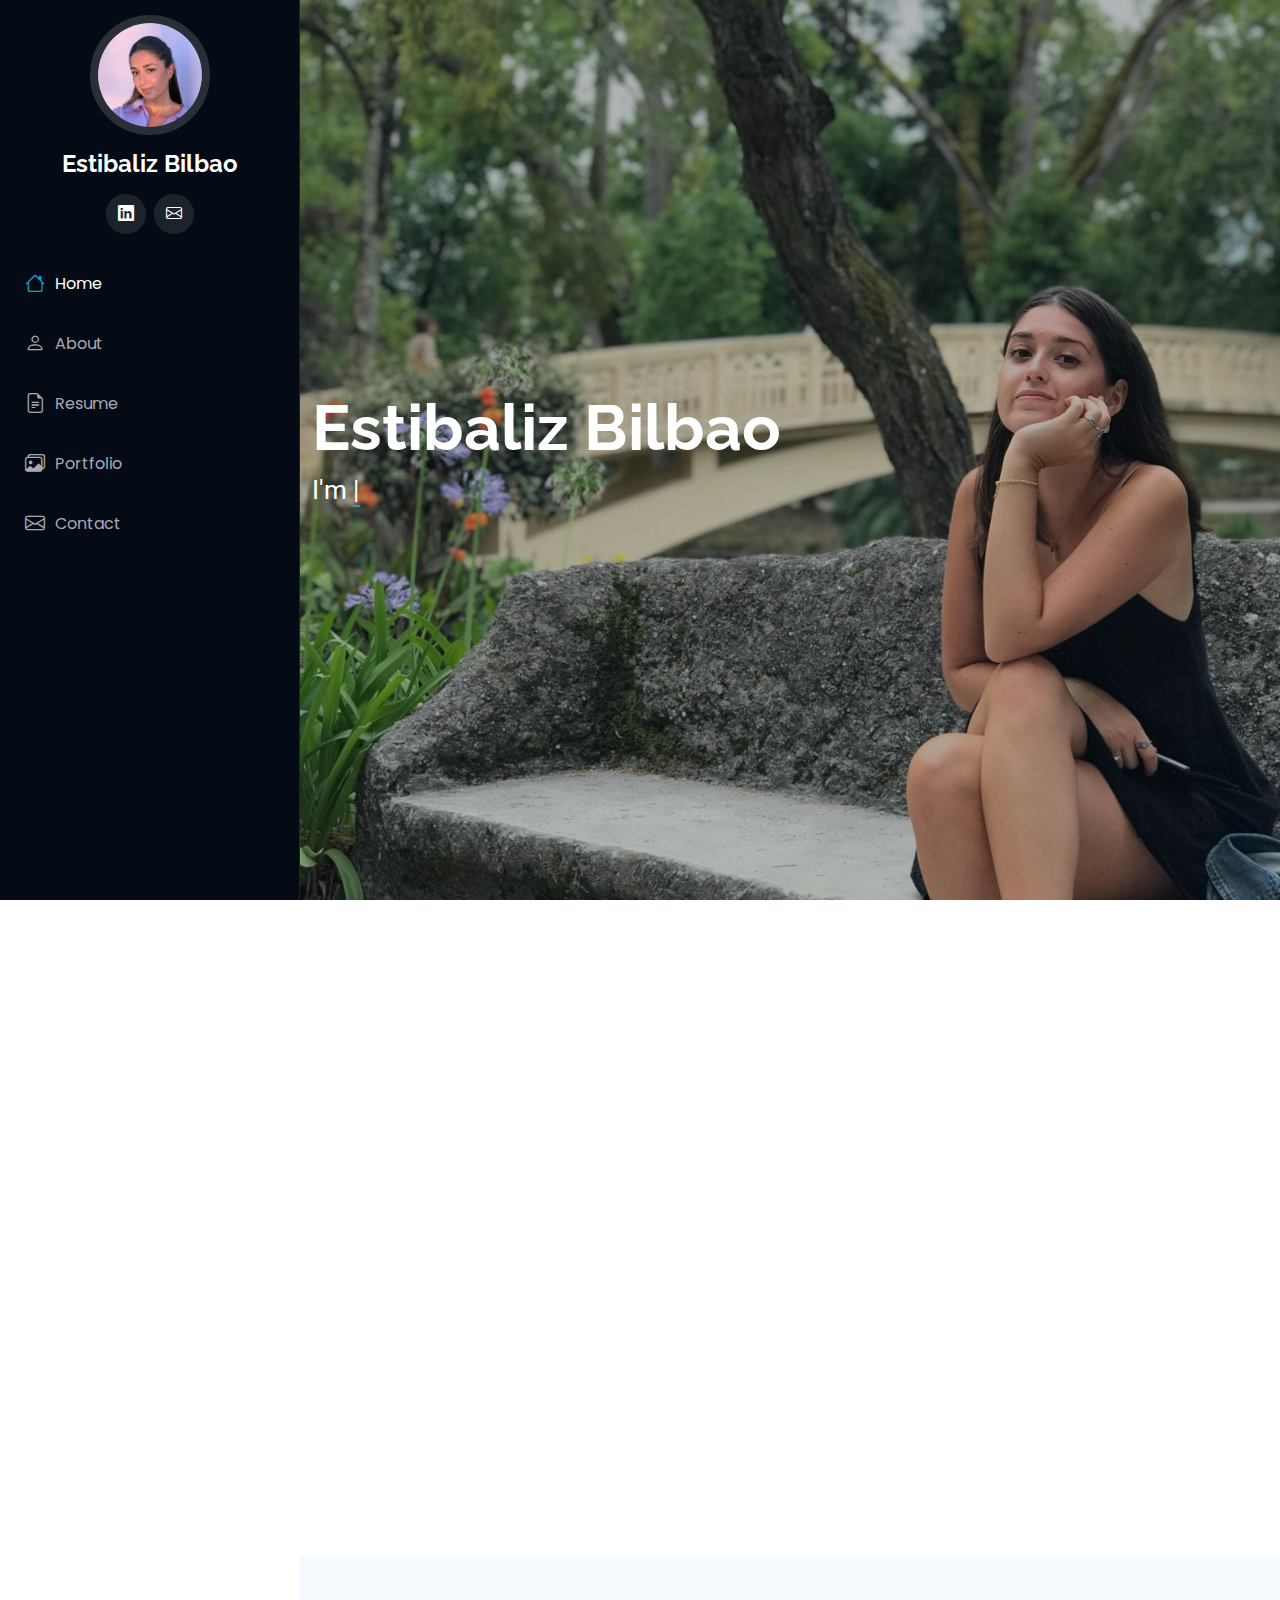
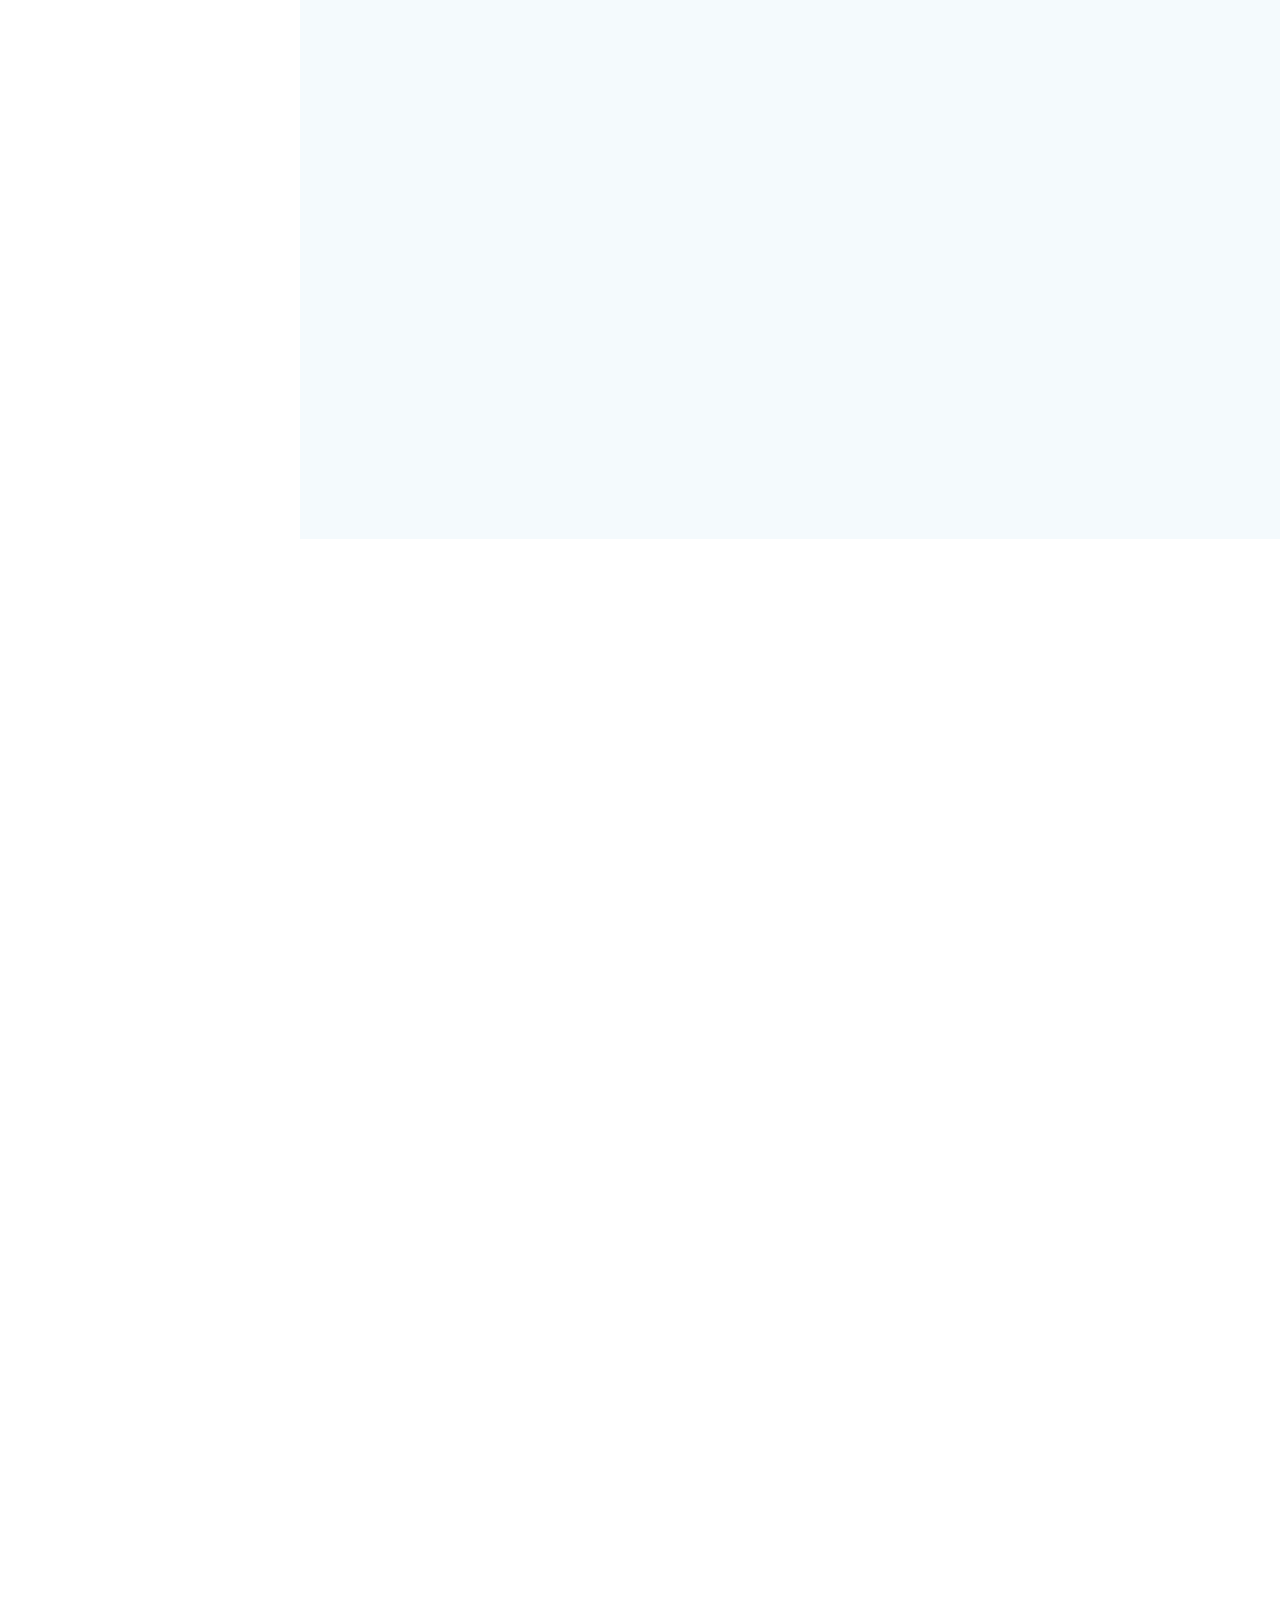
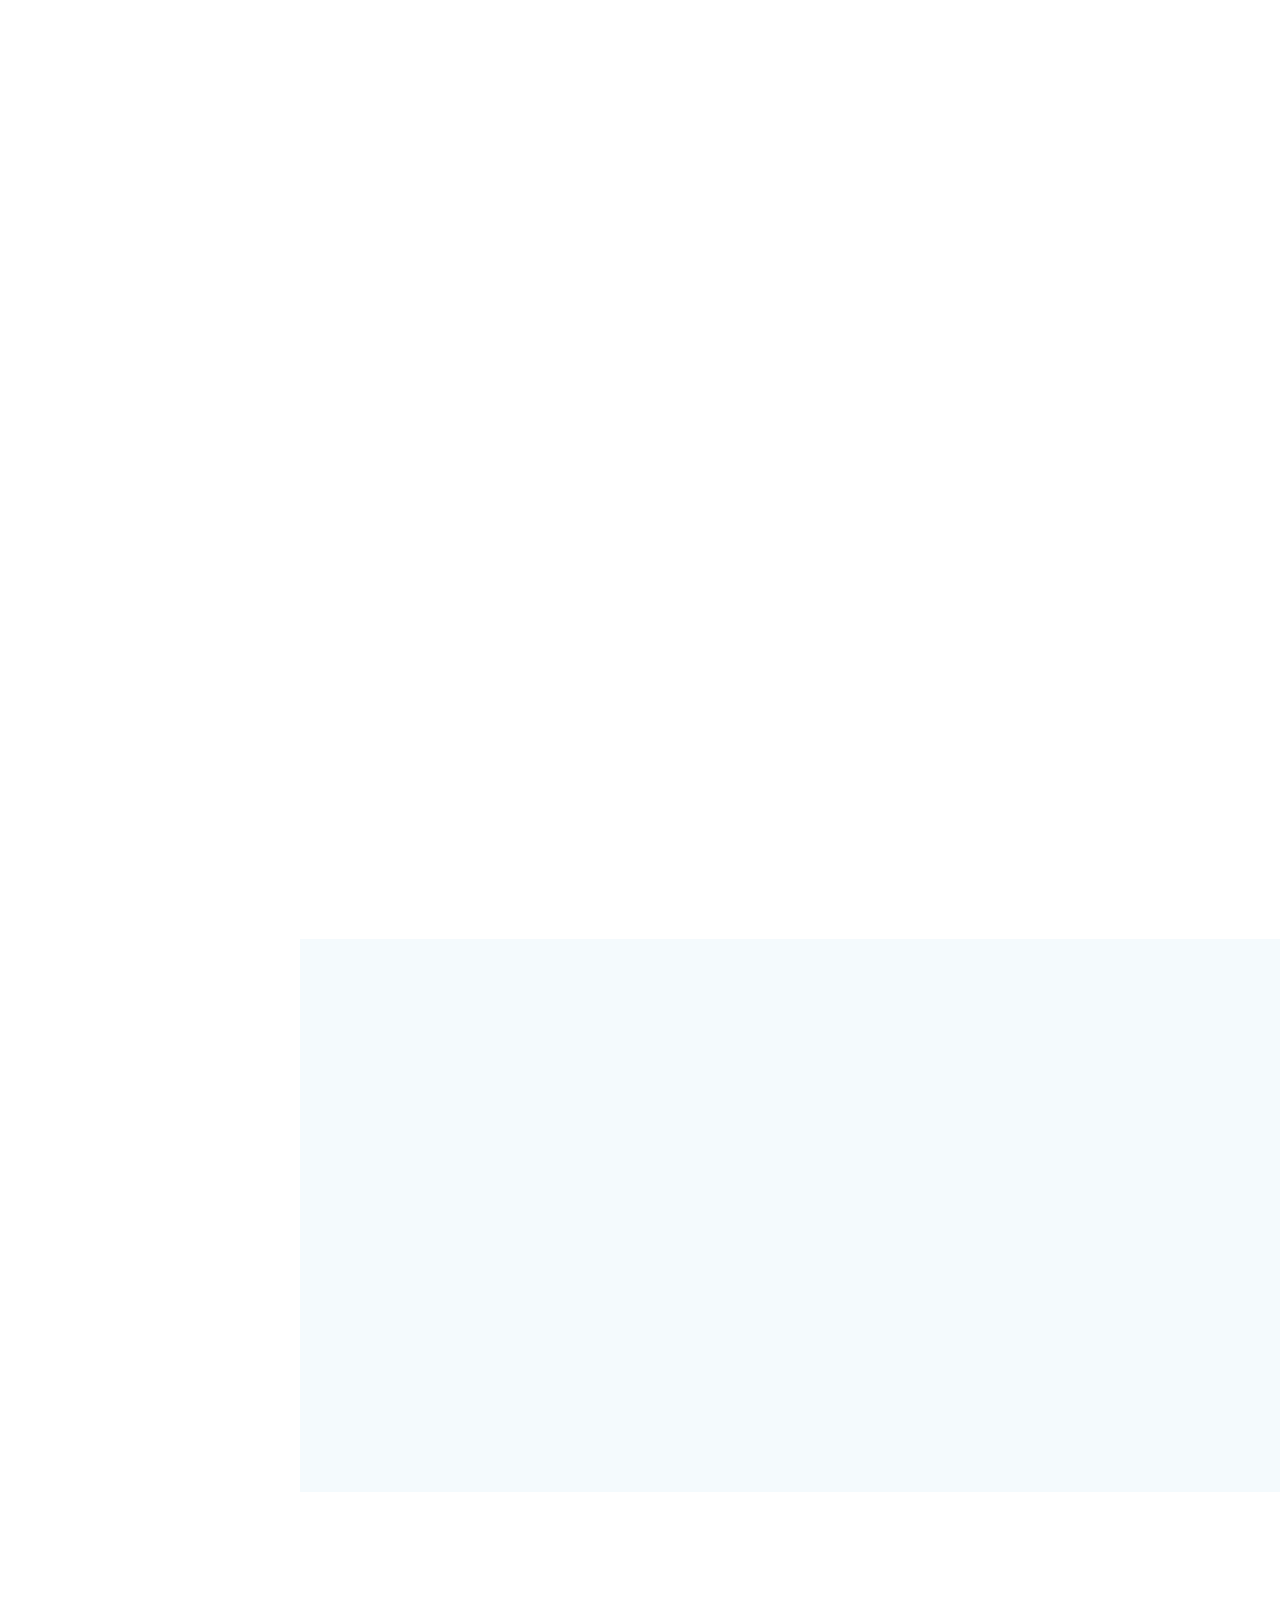
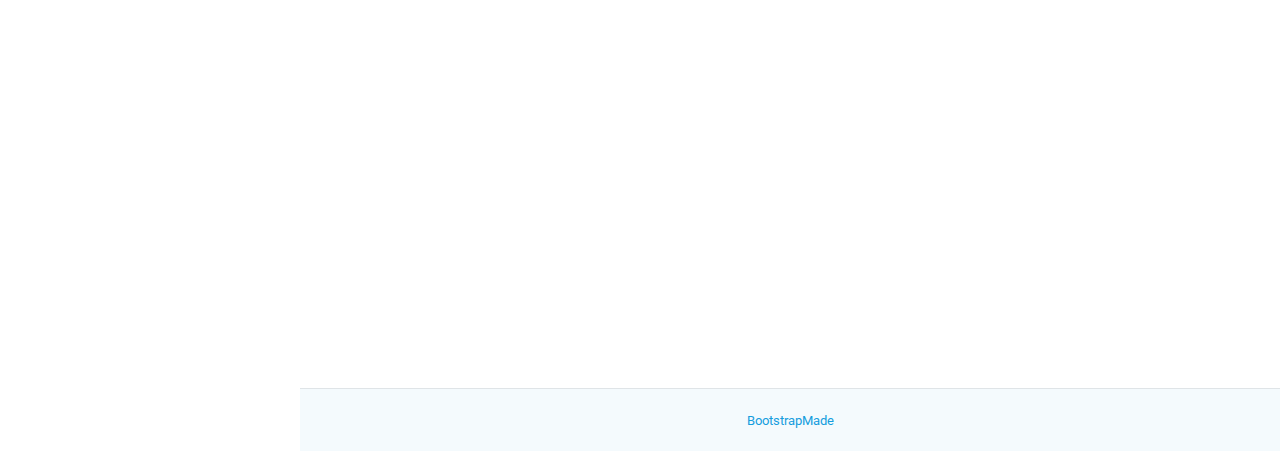
<file: index.html>
<!DOCTYPE html>
<html lang="en">

<head>
  <meta charset="utf-8">
  <meta content="width=device-width, initial-scale=1.0" name="viewport">
  <title>Index </title>
  <meta content="" name="description">
  <meta content="" name="keywords">

  <!-- Favicons -->
  <link href="img/favicon.png" rel="icon">
  <link href="img/apple-touch-icon.png" rel="apple-touch-icon">

  <!-- Fonts -->
  <link href="https://fonts.googleapis.com" rel="preconnect">
  <link href="https://fonts.gstatic.com" rel="preconnect" crossorigin>
  <link href="https://fonts.googleapis.com/css2?family=Roboto:ital,wght@0,100;0,300;0,400;0,500;0,700;0,900;1,100;1,300;1,400;1,500;1,700;1,900&family=Poppins:ital,wght@0,100;0,200;0,300;0,400;0,500;0,600;0,700;0,800;0,900;1,100;1,200;1,300;1,400;1,500;1,600;1,700;1,800;1,900&family=Raleway:ital,wght@0,100;0,200;0,300;0,400;0,500;0,600;0,700;0,800;0,900;1,100;1,200;1,300;1,400;1,500;1,600;1,700;1,800;1,900&display=swap" rel="stylesheet">

  <!-- Vendor CSS Files -->
  <link href="vendor/bootstrap/css/bootstrap.min.css" rel="stylesheet">
  <link href="vendor/bootstrap-icons/bootstrap-icons.css" rel="stylesheet">
  <link href="vendor/aos/aos.css" rel="stylesheet">
  <link href="vendor/glightbox/css/glightbox.min.css" rel="stylesheet">
  <link href="vendor/swiper/swiper-bundle.min.css" rel="stylesheet">

  <!-- Main CSS File -->
  <link href="css/main.css" rel="stylesheet">

  <!-- =======================================================
  * Template Name: iPortfolio
  * Template URL: https://bootstrapmade.com/iportfolio-bootstrap-portfolio-websites-template/
  * Updated: Jun 29 2024 with Bootstrap v5.3.3
  * Author: BootstrapMade.com
  * License: https://bootstrapmade.com/license/
  ======================================================== -->
</head>

<body class="index-page">

  <header id="header" class="header dark-background d-flex flex-column">
    <i class="header-toggle d-xl-none bi bi-list"></i>

    <div class="profile-img">
      <img src="img/my-profile-img.jpeg" alt="" class="img-fluid rounded-circle">
    </div>

    <a href="index.html" class="logo d-flex align-items-center justify-content-center">
      <!-- Uncomment the line below if you also wish to use an image logo -->
      <!-- <img src="img/logo.png" alt=""> -->
      <h1 class="sitename">Estibaliz Bilbao</h1>
    </a>

    <div class="social-links text-center">      
      <a href="https://www.linkedin.com/in/estibaliz-bilbao/" class="linkedin"><i class="bi bi-linkedin"></i></a>
      <a href="mailto:estibaliz.bilbao.f@gmail.com" class="email-link"><i class="bi bi-envelope flex-shrink-0"></i></a>
    </div>

    <nav id="navmenu" class="navmenu">
      <ul>
        <li><a href="#hero" class="active"><i class="bi bi-house navicon"></i>Home</a></li>
        <li><a href="#about"><i class="bi bi-person navicon"></i> About</a></li>
        <li><a href="#resume"><i class="bi bi-file-earmark-text navicon"></i> Resume</a></li>
        <li><a href="#portfolio"><i class="bi bi-images navicon"></i> Portfolio</a></li>
        <li><a href="#contact"><i class="bi bi-envelope navicon"></i> Contact</a></li>
      </ul>
    </nav>
    

  </header>

  <main class="main">

    <!-- Hero Section -->
    <section id="hero" class="hero section dark-background">

      <img src="img/hero-bg.jpeg" alt="" data-aos="fade-in" class="">

      <div class="container" data-aos="fade-up" data-aos-delay="100">
        <h2>Estibaliz Bilbao</h2>
        <p>I'm <span class="typed" data-typed-items="an Industrial Design Engineer,  a Strategic and Innovation Designer,  a Results-Driven Designer"> </span><span class="typed-cursor typed-cursor--blink" aria-hidden="true"></span><span class="typed-cursor typed-cursor--blink" aria-hidden="true"></span></p>
      </div>

    </section><!-- /Hero Section -->

    <!-- About Section -->
    <section id="about" class="about section">

      <!-- Section Title -->
      <div class="container section-title" data-aos="fade-up">
        <h2>About me</h2>
        <p>With a <strong>Master’s in Innovation & Strategic Design from Elisava</strong> and a background
          in Industrial Design & Mechanical Engineering, I have developed strong skills in
          management, problem-solving, and structured thinking through my experience at
          <strong>Deloitte</strong>. <br>
          I am seeking opportunities where I can combine <strong>creativity and strategy</strong> to drive
          impactful projects, continuing to develop innovative solutions that align business
          objectives with user needs, contributing to the success of forward-thinking
          companies.
          </p>
      </div><!-- End Section Title -->

      <div class="container" data-aos="fade-up" data-aos-delay="100">

        <div class="row gy-4 justify-content-center">
          <div class="col-lg-4">
            <img src="img/my-profile-img.jpeg" class="img-fluid" alt="">
          </div>
          <div class="col-lg-8 content">
            <h2>Industrial Design Engineer.</h2>
            
            <div class="row">
              <div class="col-lg-6">
                <ul>
                  <li><i class="bi bi-chevron-right"></i> <strong>Birthday:</strong> <span>24 February 1997</span></li>
                  <li><i class="bi bi-chevron-right"></i> <strong>Country:</strong> <span> Spain</span></li>
                  <li><i class="bi bi-chevron-right"></i> <strong>Email:</strong> <span>estibaliz.bilbao.f@gmail.com</span></li>
                </ul>
              </div>
              <div class="sin-salto">
                <ul>
                  <li><i class="bi bi-chevron-right"></i> <strong>Degree:</strong> <span> Industrial Design Engineering</span></li>
                  <li><i class="bi bi-chevron-right"></i> <strong>Master:</strong> <span> Strategic Design & Innovation</span></li>                                    
                </ul>
              </div>
            </div>
          </div>
        </div>

      </div>

    </section><!-- /About Section -->

    

    <!-- Skills Section -->
    <section id="skills" class="skills section light-background">

      <!-- Section Title -->
      <div class="container section-title" data-aos="fade-up">
        <h2>Skills</h2>
        <p>The percentage indicates the level of experience and confidence in working in/with each field/tool </p>
      </div><!-- End Section Title -->

      <div class="container" data-aos="fade-up" data-aos-delay="100">

        <div class="row skills-content skills-animation">

          <div class="col-lg-6">

            <div class="progress">
              <span class="skill"><span>Customer Journey Mapping
              </span> <i class="val">100%</i></span>
              <div class="progress-bar-wrap">
                <div class="progress-bar" role="progressbar" aria-valuenow="100" aria-valuemin="0" aria-valuemax="100"></div>
              </div>
            </div><!-- End Skills Item -->

            <div class="progress">
              <span class="skill"><span>Design Thinking 
              </span> <i class="val">100%</i></span>
              <div class="progress-bar-wrap">
                <div class="progress-bar" role="progressbar" aria-valuenow="100" aria-valuemin="0" aria-valuemax="100"></div>
              </div>
            </div><!-- End Skills Item -->

            <div class="progress">
              <span class="skill"><span>Service Design
              </span> <i class="val">95%</i></span>
              <div class="progress-bar-wrap">
                <div class="progress-bar" role="progressbar" aria-valuenow="95" aria-valuemin="0" aria-valuemax="100"></div>
              </div>
            </div><!-- End Skills Item -->

            <div class="progress">
              <span class="skill"><span>User Research</span> <i class="val">90%</i></span>
              <div class="progress-bar-wrap">
                <div class="progress-bar" role="progressbar" aria-valuenow="90" aria-valuemin="0" aria-valuemax="100"></div>
              </div>
            </div><!-- End Skills Item -->

            <div class="progress">
              <span class="skill"><span>Cross-functional Team Leadership</span> <i class="val">85%</i></span>
              <div class="progress-bar-wrap">
                <div class="progress-bar" role="progressbar" aria-valuenow="85" aria-valuemin="0" aria-valuemax="100"></div>
              </div>
            </div><!-- End Skills Item -->
          </div>
          <div class="col-lg-6">

            <div class="progress">
              <span class="skill"><span>Figma & Miro
              </span> <i class="val">80%</i></span>
              <div class="progress-bar-wrap">
                <div class="progress-bar" role="progressbar" aria-valuenow="80" aria-valuemin="0" aria-valuemax="100"></div>
              </div>
            </div><!-- End Skills Item -->

            <div class="progress">
              <span class="skill"><span>Data Visualization</span> <i class="val">75%</i></span>
              <div class="progress-bar-wrap">
                <div class="progress-bar" role="progressbar" aria-valuenow="75" aria-valuemin="0" aria-valuemax="100"></div>
              </div>
            </div><!-- End Skills Item -->

            <div class="progress">
              <span class="skill"><span>Agile Methodologies
              </span> <i class="val">75%</i></span>
              <div class="progress-bar-wrap">
                <div class="progress-bar" role="progressbar" aria-valuenow="75" aria-valuemin="0" aria-valuemax="100"></div>
              </div>
            </div><!-- End Skills Item -->

            <div class="progress">
              <span class="skill"><span>Project Management</span> <i class="val">65%</i></span>
              <div class="progress-bar-wrap">
                <div class="progress-bar" role="progressbar" aria-valuenow="65" aria-valuemin="0" aria-valuemax="100"></div>
              </div>
            </div><!-- End Skills Item -->
          
          </div>

        </div>

      </div>

    </section><!-- /Skills Section -->

      <!-- Resume Section -->
    <section id="resume" class="resume section">

      <!-- Section Title -->
      <div class="container section-title" data-aos="fade-up">
        <h2>Resume</h2>
      </div><!-- End Section Title -->

      <div class="container">
        <div class="row">

          <!-- Columna izquierda (Education y Languages) -->
          <div class="col-lg-6" data-aos="fade-up" data-aos-delay="100">
            <h3 class="resume-title">Education</h3>

            <div class="resume-item">
            <b>MASTER'S IN <u>STRATEGIC DESIGN & INNOVATION</u></b> <br>
              <div class="sombreado"> 
                2024 - 2025
              </div> 
              <br>
              <b> Elisava University (Spain) </b> <br>
              <br>
              <p>Master's in <strong>Innovation & Strategic Design</strong> at Elisava, specializing in <strong>Service Design</strong>, Design Thinking, Business Innovation, and Design Leadership.  
                During the program, I developed skills in research, ideation, prototyping, and validation of innovative solutions, applying <strong>user-centered methodologies</strong> to transform organizations and create strategic impact.  
                A full practice-based education, working on <strong>real-world projects</strong> and enhancing leadership, innovation, and strategic design capabilities.</p>
                
              <div style="background-color: #d4edda; padding: 8px; border-radius: 5px; display: inline-block; font-size: 12px; margin-top: 0px;">
                <u><u>Keytools</u></u>: <b>Design Thinking</b>, Service Design, User Research, <b>Customer Journey Mapping</b>, <b>Lean Experimentation</b>, <b>Agile Management</b>, User Testing, Visual Storytelling.
                </div>
            </div><!-- End Resume Item -->
            <br>

            <div class="resume-item">
              <b>POST-GRADUATE PROGRAM IN <u>EVENT MANAGEMENT</u></b> <br>
                <div class="sombreado"> 
                  2023 - 2024
                </div> 
                <br>
                <b> UCJC (Spain) </b> <br>
                <br>
                <p>Postgraduate Degree in Fashion Event Management and Protocol from Universidad Camilo José Cela. Training in <strong>strategic event and experience planning</strong>, <strong>project management</strong>, and <strong>stakeholder coordination</strong>. Development of skills in branding, <strong>leadership, and business strategy</strong>, with a focus on <strong>creating innovative experiences</strong> and <strong>user-centered design</strong>. A hands-on program with professional networking opportunities.</p>

                <div style="background-color: #d4edda; padding: 8px; border-radius: 5px; display: inline-block; font-size: 12px; margin-top: 0px;">
                  <u>Keytools</u>: Planning & Organization, <strong>Supplier Management</strong>, Experience Design, Branding, Leadership, <strong>Business Strategy</strong>.

                  </div>
              </div><!-- End Resume Item -->
              <br>


            <div class="resume-item">
            <b>BACHELOR’S DEGREE IN <u>INDUSTRIAL DESIGN ENGINEERING</u></b> <br>
              <div class="sombreado"> 
                Sept 2018 - Jun 2021
              </div> 
              <br>
              <b> University of Deusto (Spain) </b> <br>
              <br>
              <p>Bachelor's Degree in <strong>Industrial Design Engineering</strong> from the University of Deusto, focusing on the creation and development of innovative <strong>products, experiences, and services</strong>.  
                Education based on <i>Design Thinking</i>, agile methodologies, and <i>learning by doing</i>, applying advanced technologies such as digital prototyping and 3D manufacturing in the FabLab.  
                Developed skills in <strong>innovation, sustainability, and strategic design</strong>, collaborating on projects with companies while addressing market trends and consumer needs.</p>
                
              <div style="background-color: #d4edda; padding: 8px; border-radius: 5px; display: inline-block; font-size: 12px; margin-top: 0px;">
                  <u>Keytools</u>: <b>Project Management</b>, <b>Strategic Design</b>, Visual Storytelling, Presentations, Adobe Suite, Idea Materialization & Testing, Sustainability, <b>Design for All</b>, User Research, Consumer Trends, Design Thinking, <b>Agile Methodologies</b>.
              </div>
            </div><!-- End Resume Item -->

            <!-- Languages ahora en la izquierda -->
            <h3 class="resume-title">Languages</h3>

            <div class="resume-item">
              <div class="languages-container">
                <div class="language-column">
                  <b>NATIVE</b>
                  <br>
                  <ul> 
                    <li>Spanish</li>
                  </ul> 
                </div>

                <div class="language-column">
                  <b>LEARNED</b>
                  
                  <ul> 
                    <li>English: <b>C1</b></li>
                    <li>French: <b>B1</b></li>
                    <li>Chinese: <b>B1</b></li>
                  </ul>
                </div>
              </div>
            </div>




          </div><!-- End Columna Education & Languages -->

          <!-- Columna derecha (Professional Experience) -->
          <div class="col-lg-6" data-aos="fade-up" data-aos-delay="200">
            <h3 class="resume-title">Professional Experience</h3>

            <div class="resume-item">
              <b>CONSULTANT – RISK ADVISORY</b> <br>
              <div class="sombreado"> 
                2022 - Current
              </div> <br>
              <b>DELOITTE</b>
              <br>
              <p><em>Barcelona, Spain</em></p> 
              
              <ul style="margin-bottom: 0px; padding-bottom: 0px;">

                <li><strong>Lead weekly follow-up meetings with U.S. stakeholders</strong> for the RSA Archer GRC implementation at Nestlé, managing client communication and project execution independently. Reduced report generation time by 30%.</li>
  
                <li>Facilitate 15+ <strong>design sprints</strong> and workshops, co-creating risk solutions with stakeholders and driving process automation.</li>
                
                <li><strong>Manage cross-functional teams</strong> (IT, legal, compliance) for Zurich and Banco Sabadell, optimizing cybersecurity and operational risk strategies and reducing incident response time by 30%.</li>
                
                <li>Design interactive dashboards, <strong>cutting report generation time by 30%</strong> and improving accessibility for 200+ users, enhancing executive decision-making.</li>

              </ul>
              <div style="background-color: #d4edda; padding: 8px; border-radius: 5px; display: inline-block; font-size: 12px; margin-top: 0px;">
              <u>Keytools</u>: <b> Project Management, Agile Methodologies, Cross-functional Team Leadership, Data Visualization </b>
              </div>
            </div><!-- End Resume Item -->
            <br>

            <div class="resume-item">
              <b>INTERIOR DESIGNER</b> <br>
              <div class="sombreado"> 
                2020
              </div> <br>
              <b>MAFER S.L.</b> <br>
              <p><em>Basque Country, Spain</em></p> 
              <ul style="margin-bottom: 0px; padding-bottom: 0px;">
                <li>Took the initiative to create and <strong>manage the company’s social media</strong> presence, developing content, setting deadlines, and driving engagement.</li>
                <li>Created 2D layouts and renders for home renovation projects, supporting design and planning processes.</li>
                <li>Proactively took on the <strong>coordination of project permits and administrative tasks</strong>, ensuring smooth approvals and compliance with regulations.</li>
              </ul> 
              <div style="background-color: #d4edda; padding: 8px; border-radius: 5px; display: inline-block; font-size: 12px; margin-top: 0px;">
                <u>Keytools</u>: <b>Social Media Management, 2D Layouts & Rendering, Project Coordination, Client Communication </b>
              </div>              
            </div><!-- End Resume Item -->
            <br>

            <div class="resume-item">
              <b>Designer for TECHNOSHOP</b> <br>
              <div class="sombreado"> 
                2015 - 2017
              </div> <br>
              <b>DEUSTO UNIVERSITY & BILBAO TOWNHALL</b> <br>
              <p><em>Basque Country, Spain</em></p> 

              <ul style="margin-bottom: 0px; padding-bottom: 0px;">
                <li><strong>Designed interactive showcases</strong> as part of a multidisciplinary team, coordinating each phase from concept to prototype.</li>
                <li>Engaged in regular client meetings to ensure alignment between design proposals and business needs.</li>
                <li><strong>Awarded for Interactive Showcase Design</strong>, with the project published in the press.</li>
              </ul> 
              <div style="background-color: #d4edda; padding: 8px; border-radius: 5px; display: inline-block; font-size: 12px; margin-top: 0px;">
                <u>Keytools</u>: <b>Interactive Showcase Design, Cross-functional Collaboration, Client Meetings, Award-Winning Design</b>
              </div>
            </p>
            </div><!-- End Resume Item -->
            

          </div><!-- End Columna Professional Experience -->

        </div><!-- End Row -->
      </div><!-- End Container -->

    </section><!-- /Resume Section -->



    <!-- Portfolio Section -->
    <section id="portfolio" class="portfolio section light-background">

      <!-- Section Title -->
      <div class="container section-title" data-aos="fade-up">
        <h2>Portfolio</h2>
        <p>A selection of projects I have worked on in recent years:</p>
      </div><!-- End Section Title -->

      <div class="container">
        


          <ul class="portfolio-filters isotope-filters" data-aos="fade-up" data-aos-delay="100">
          </ul><!-- End Portfolio Filters -->      
          
          <div class="row gy-4 isotope-container" data-aos="fade-up" data-aos-delay="200">

            <div class="col-lg-4 col-md-6 portfolio-item isotope-item filter-big">
              <div class="portfolio-content h-100">
                <a href="resfeber.html"><img src="img/portfolio/app1 portada.jpg" class="img-fluid" alt=""></a>
                <div class="portfolio-info">
                  <h4><a href="resfeber.html">Resfeber - Making Solo Travel Safer and More Accessible</a></h4>
                </div>
              </div>
            </div><!-- End Portfolio Item -->
  
            <div class="col-lg-4 col-md-6 portfolio-item isotope-item filter-big">
              <div class="portfolio-content h-100">
                <a href="Esne.html"><img src="img/portfolio/VIDRALA1.png" class="img-fluid" alt=""></a>
                <div class="portfolio-info">
                  <h4><a href="Esne.html">Esne – Reinventing the Milk Bottle with Sustainability in Mind</a></h4>
                </div>
              </div>
            </div><!-- End Portfolio Item -->


            <div class="col-lg-4 col-md-6 portfolio-item isotope-item filter-big">
              <div class="portfolio-content h-100">
                <a href="savra.html"><img src="img/portfolio/savra_perfil.jpg" class="img-fluid" alt=""></a>
                <div class="portfolio-info">
                  <h4><a href="savra.html">Savra – Smarter Food Management for a Sustainable Future</a></h4>
                </div>
              </div>
            </div><!-- End Portfolio Item -->


          </div><!-- End Portfolio Container -->


      </div>

    </section><!-- /Portfolio Section -->
    

    <!-- Contact Section -->
    <section id="contact" class="contact section">

      <!-- Section Title -->
      <div class="container section-title" data-aos="fade-up">
        <h2>Contact me  </h2>
      </div><!-- End Section Title -->
      <div class="container" data-aos="fade-up" data-aos-delay="100">

          <div class="row gy-4 justify-content-center">

            <div class="col-lg-5">

              <div class="info-wrap">
                
                <div class="info-item d-flex" data-aos="fade-up" data-aos-delay="300">
                  <a href="https://www.linkedin.com/in/estibaliz-bilbao/" class="linkedin"><i class="bi bi-linkedin"></i></a>
                  <div>
                    <h3>Linkedin</h3>
                    <a href="https://www.linkedin.com/in/estibaliz-bilbao/" class="email-link">Estibaliz Bilbao</a>
                  </div>
                </div><!-- End Info Item -->

                <div class="info-item d-flex" data-aos="fade-up" data-aos-delay="400">
                  <a href="mailto:estibaliz.bilbao.f@gmail.com" class="email-link"><i class="bi bi-envelope flex-shrink-0"></i></a>
                  <div>
                    <h3>Email</h3>
                    <p><a href="mailto:estibaliz.bilbao.f@gmail.com" class="email-link">estibaliz.bilbao.f@gmail.com</a></p>
                  </div>
                </div>
                
                
                <!-- End Info Item -->


              
            </div>

            <div class="col-lg-7">
              
            </div><!-- End Contact Form -->

          </div>

      </div>
    </section><!-- /Contact Section -->

  </main>

  <footer id="footer" class="footer position-relative light-background">

    <div class="container">

      <div class="credits">
        <!-- All the links in the footer should remain intact. -->
        <!-- You can delete the links only if you've purchased the pro version. -->
        <!-- Licensing information: https://bootstrapmade.com/license/ -->
        <!-- Purchase the pro version with working PHP/AJAX contact form: [buy-url] -->
        <a href="https://bootstrapmade.com/">BootstrapMade</a>
      </div>
    </div>

  </footer>

  <!-- Scroll Top -->
  <a href="#" id="scroll-top" class="scroll-top d-flex align-items-center justify-content-center"><i class="bi bi-arrow-up-short"></i></a>

  <!-- Preloader -->
  <div id="preloader"></div>

  <!-- Vendor JS Files -->
  <script src="vendor/bootstrap/js/bootstrap.bundle.min.js"></script>
  <script src="vendor/php-email-form/validate.js"></script>
  <script src="vendor/aos/aos.js"></script>
  <script src="vendor/typed.js/typed.umd.js"></script>
  <script src="vendor/purecounter/purecounter_vanilla.js"></script>
  <script src="vendor/waypoints/noframework.waypoints.js"></script>
  <script src="vendor/glightbox/js/glightbox.min.js"></script>
  <script src="vendor/imagesloaded/imagesloaded.pkgd.min.js"></script>
  <script src="vendor/isotope-layout/isotope.pkgd.min.js"></script>
  <script src="vendor/swiper/swiper-bundle.min.js"></script>

  <!-- Main JS File -->
  <script src="js/main.js"></script>

</body>

</html>
</file>
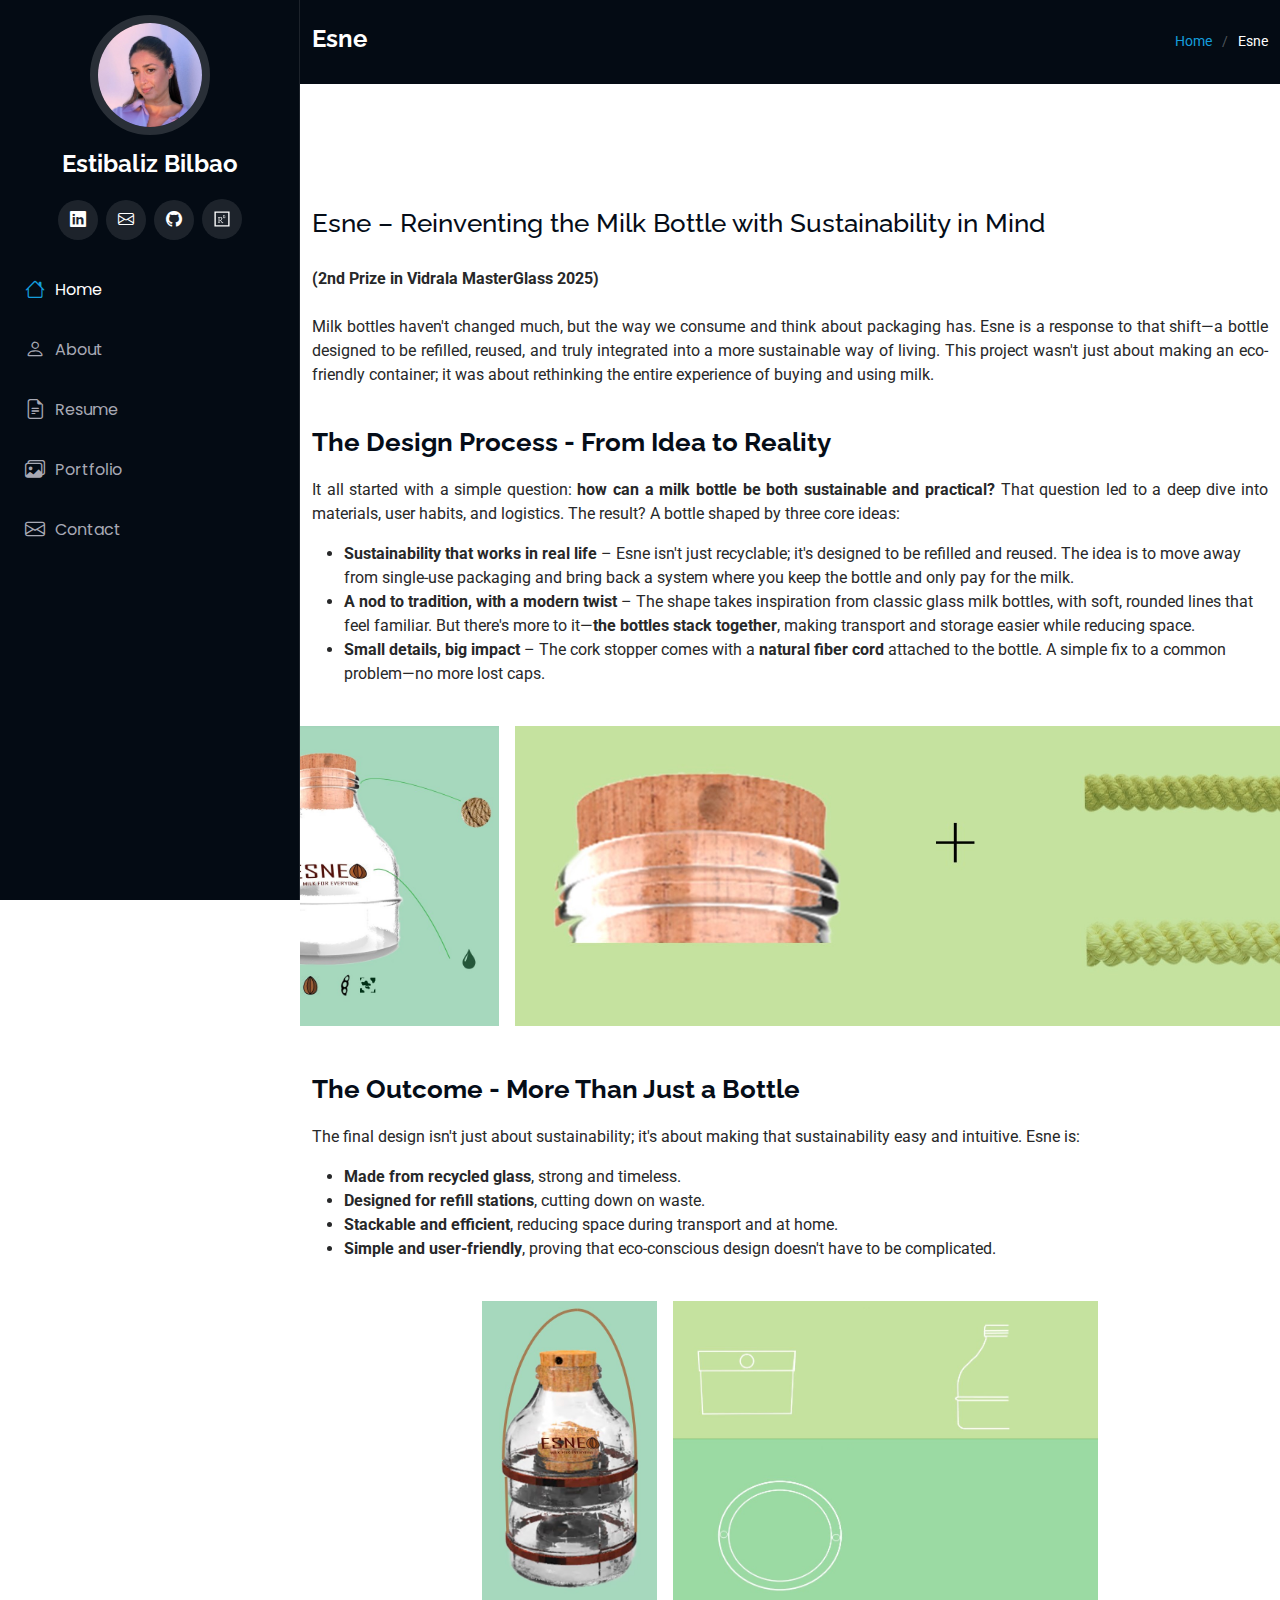
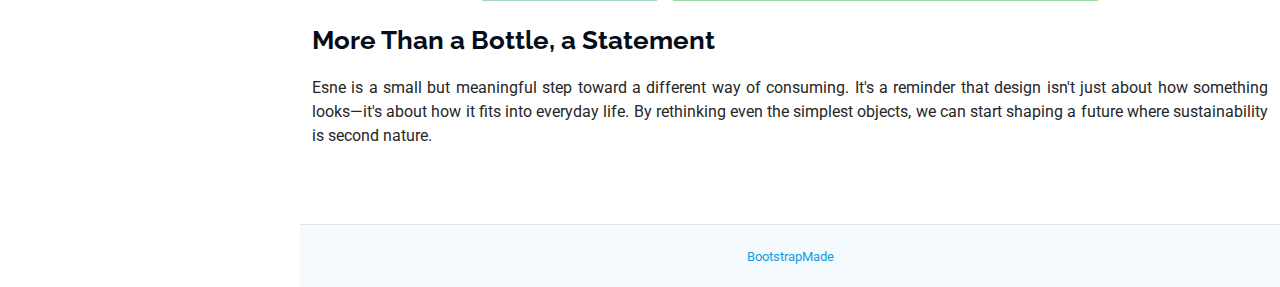
<file: Esne.html>
<!DOCTYPE html>
<html lang="en">

<head>
  <meta charset="utf-8">
  <meta content="width=device-width, initial-scale=1.0" name="viewport">
  <title>Portfolio Details</title>
  <meta content="" name="description">
  <meta content="" name="keywords">

  <!-- Favicons -->
  <link href="img/favicon.png" rel="icon">
  <link href="img/apple-touch-icon.png" rel="apple-touch-icon">

  <!-- Fonts -->
  <link href="https://fonts.googleapis.com" rel="preconnect">
  <link href="https://fonts.gstatic.com" rel="preconnect" crossorigin>
  <link href="https://fonts.googleapis.com/css2?family=Roboto:ital,wght@0,100;0,300;0,400;0,500;0,700;0,900;1,100;1,300;1,400;1,500;1,700;1,900&family=Poppins:ital,wght@0,100;0,200;0,300;0,400;0,500;0,600;0,700;0,800;0,900;1,100;1,200;1,300;1,400;1,500;1,600;1,700;1,800;1,900&family=Raleway:ital,wght@0,100;0,200;0,300;0,400;0,500;0,600;0,700;0,800;0,900;1,100;1,200;1,300;1,400;1,500;1,600;1,700;1,800;1,900&display=swap" rel="stylesheet">

  <!-- Vendor CSS Files -->
  <link href="vendor/bootstrap/css/bootstrap.min.css" rel="stylesheet">
  <link href="vendor/bootstrap-icons/bootstrap-icons.css" rel="stylesheet">
  <link href="vendor/aos/aos.css" rel="stylesheet">
  <link href="vendor/glightbox/css/glightbox.min.css" rel="stylesheet">
  <link href="vendor/swiper/swiper-bundle.min.css" rel="stylesheet">

  <!-- Main CSS File -->
  <link href="css/main.css" rel="stylesheet">

  <!-- =======================================================
  * Template Name: iPortfolio
  * Template URL: https://bootstrapmade.com/iportfolio-bootstrap-portfolio-websites-template/
  * Updated: Jun 29 2024 with Bootstrap v5.3.3
  * Author: BootstrapMade.com
  * License: https://bootstrapmade.com/license/
  ======================================================== -->
</head>

<body class="portfolio-details-page">

  <header id="header" class="header dark-background d-flex flex-column">
    <i class="header-toggle d-xl-none bi bi-list"></i>

    <div class="profile-img">
      <img src="img/my-profile-img.jpeg" alt="" class="img-fluid rounded-circle">
    </div>

    <a href="index.html" class="logo d-flex align-items-center justify-content-center">
      <!-- Uncomment the line below if you also wish to use an image logo -->
      <!-- <img src="img/logo.png" alt=""> -->
      <h1 class="sitename">Estibaliz Bilbao</h1>
    </a>

    <div class="social-links text-center">      
      <a href="https://www.linkedin.com/in/estibaliz-bilbao/" class="linkedin"><i class="bi bi-linkedin"></i></a>
      <a href="mailto:estibaliz.bilbao.f@gmail.com" class="email-link"><i class="bi bi-envelope flex-shrink-0"></i></a>
      <a href="https://github.com/nicorinaldi10" class="github"><i class="bi bi-github"></i></a>
      <a href="https://www.researchgate.net/profile/Nicolas-Montes-11?ev=hdr_xprf" class="rg-icon">
        <svg class="rg-svg" width="20" height="20" viewBox="0 0 32 32" fill="currentColor" xmlns="http://www.w3.org/2000/svg">
          <path d="M 5 5 L 5 27 L 27 27 L 27 5 L 5 5 z M 7 7 L 25 7 L 25 25 L 7 25 L 7 7 z M 19.164062 10.001953 C 17.881062 10.001953 17.441406 10.919156 17.441406 11.535156 L 17.441406 13.169922 C 17.441406 13.999922 17.8935 14.792969 19.0625 14.792969 C 21.0245 14.790969 20.787109 13.306391 20.787109 12.275391 L 19.253906 12.275391 L 19.253906 12.816406 L 20.158203 12.816406 C 20.158203 13.621406 19.781453 14.162109 19.064453 14.162109 C 18.498453 14.162109 18.171875 13.671188 18.171875 12.992188 L 18.171875 11.634766 C 18.171875 11.005766 18.762062 10.642578 19.164062 10.642578 C 19.881062 10.642578 20.15625 11.271484 20.15625 11.271484 L 20.697266 10.90625 C 20.697266 10.90625 20.434062 10.001953 19.164062 10.001953 z M 13.583984 13.091797 C 12.678984 13.091797 11.296953 13.178906 10.001953 13.128906 L 10.001953 13.53125 C 10.781953 13.68225 11.107422 13.606281 11.107422 14.738281 L 11.107422 20.269531 C 11.107422 21.413531 10.780953 21.325563 10.001953 21.476562 L 10.001953 21.892578 C 10.378953 21.879578 11.031266 21.841797 11.697266 21.841797 C 12.326266 21.841797 13.144094 21.867578 13.496094 21.892578 L 13.496094 21.476562 C 12.490094 21.338562 12.1875 21.451531 12.1875 20.269531 L 12.1875 17.931641 C 12.5275 17.956641 12.817531 17.955078 13.269531 17.955078 C 14.124531 19.489078 14.94125 20.634781 15.40625 21.175781 C 16.24825 22.193781 17.594875 22.043578 17.921875 21.892578 L 17.921875 21.515625 C 17.418875 21.514625 16.914781 21.175437 16.550781 20.773438 C 15.934781 20.107437 15.104781 19.025641 14.425781 17.806641 C 15.557781 17.529641 16.400391 16.461297 16.400391 15.404297 C 16.400391 13.820297 15.179984 13.091797 13.583984 13.091797 z M 13.320312 13.730469 C 14.502313 13.730469 15.205078 14.346516 15.205078 15.478516 C 15.204078 16.586516 14.450359 17.326172 13.193359 17.326172 C 12.728359 17.326172 12.5145 17.314063 12.1875 17.289062 L 12.1875 13.767578 C 12.5145 13.729578 12.942312 13.730469 13.320312 13.730469 z"/>
        </svg>
      </a>
    </div>

    <nav id="navmenu" class="navmenu">
      <ul>
        <li><a href="index.html#hero" class="active"><i class="bi bi-house navicon"></i>Home</a></li>
        <li><a href="index.html#about"><i class="bi bi-person navicon"></i> About</a></li>
        <li><a href="index.html#resume"><i class="bi bi-file-earmark-text navicon"></i> Resume</a></li>
        <li><a href="index.html#portfolio"><i class="bi bi-images navicon"></i> Portfolio</a></li>
        <li><a href="index.html#contact"><i class="bi bi-envelope navicon"></i> Contact</a></li>
      </ul>
    </nav>
    

  </header>

  <main class="main">

    <!-- Page Title -->
    <div class="page-title dark-background">
      <div class="container d-lg-flex justify-content-between align-items-center">
        <h1 class="mb-2 mb-lg-0">Esne</h1>
        <nav class="breadcrumbs">
          <ol>
            <li><a href="index.html">Home</a></li>
            <li class="current">Esne</li>
          </ol>
        </nav>
      </div>
    </div><!-- End Page Title -->

    <!-- Portfolio Details Section -->
    <section id="portfolio-details" class="portfolio-details section">

      <div class="container" data-aos="fade-up" data-aos-delay="100">
        <div class="portfolio-description" data-aos="fade-up" data-aos-delay="300">
        </div>
        <div class="row gy-12">          
          <div class="col-lg-12">   


          <div class="portfolio-description" data-aos="fade-up" data-aos-delay="300">
              <h11>Esne – Reinventing the Milk Bottle with Sustainability in Mind</h11> 
              <br>
              <br>

              <strong>(2nd Prize in Vidrala MasterGlass 2025)</strong>
              <br>
              <br>
              
              <p>Milk bottles haven't changed much, but the way we consume and think about packaging has. Esne is a response to that shift—a bottle designed to be refilled, reused, and truly integrated into a more sustainable way of living. This project wasn't just about making an eco-friendly container; it was about rethinking the entire experience of buying and using milk.</p>
              <br>
    
              <h2>The Design Process - From Idea to Reality</h2>
              <p>It all started with a simple question: <strong>how can a milk bottle be both sustainable and practical?</strong> That question led to a deep dive into materials, user habits, and logistics. The result? A bottle shaped by three core ideas:</p>
              <ul>
                  <li><strong>Sustainability that works in real life</strong> – Esne isn't just recyclable; it's designed to be refilled and reused. The idea is to move away from single-use packaging and bring back a system where you keep the bottle and only pay for the milk.</li>
                  <li><strong>A nod to tradition, with a modern twist</strong> – The shape takes inspiration from classic glass milk bottles, with soft, rounded lines that feel familiar. But there's more to it—<strong>the bottles stack together</strong>, making transport and storage easier while reducing space.</li>
                  <li><strong>Small details, big impact</strong> – The cork stopper comes with a <strong>natural fiber cord</strong> attached to the bottle. A simple fix to a common problem—no more lost caps.</li>
              </ul>
              <br>
              
              <div class="d-flex justify-content-center gap-3">
                <img src="img/portfolio/botella1.jpg" alt="Imagen 1" class="fixed-height">
                <img src="img/portfolio/botella2.jpg" alt="Imagen 2" class="fixed-height">

            </div> <br>
    
              <br>


              <h2>The Outcome - More Than Just a Bottle</h2>
              <p>The final design isn't just about sustainability; it's about making that sustainability easy and intuitive. Esne is:</p>
              <ul>
                  <li><strong>Made from recycled glass</strong>, strong and timeless.</li>
                  <li><strong>Designed for refill stations</strong>, cutting down on waste.</li>
                  <li><strong>Stackable and efficient</strong>, reducing space during transport and at home.</li>
                  <li><strong>Simple and user-friendly</strong>, proving that eco-conscious design doesn't have to be complicated.</li>
              </ul>
              <br>
              
              <div class="d-flex justify-content-center gap-3">
                <img src="img/portfolio/botella3.jpg" alt="Imagen 1" class="fixed-height">
                <img src="img/portfolio/botella4.jpg" alt="Imagen 2" class="fixed-height">

            </div> <br>
              
              <h2>More Than a Bottle, a Statement</h2>
              <p>Esne is a small but meaningful step toward a different way of consuming. It's a reminder that design isn't just about how something looks—it's about how it fits into everyday life. By rethinking even the simplest objects, we can start shaping a future where sustainability is second nature.</p>

            


    </section><!-- /Portfolio Details Section -->

  </main>

  <footer id="footer" class="footer position-relative light-background">

    <div class="container">

      <div class="credits">
        <!-- All the links in the footer should remain intact. -->
        <!-- You can delete the links only if you've purchased the pro version. -->
        <!-- Licensing information: https://bootstrapmade.com/license/ -->
        <!-- Purchase the pro version with working PHP/AJAX contact form: [buy-url] -->
        <a href="https://bootstrapmade.com/">BootstrapMade</a>
      </div>
    </div>

  </footer>

  <!-- Scroll Top -->
  <a href="#" id="scroll-top" class="scroll-top d-flex align-items-center justify-content-center"><i class="bi bi-arrow-up-short"></i></a>

  <!-- Preloader -->
  <div id="preloader"></div>

  <!-- Vendor JS Files -->
  <script src="vendor/bootstrap/js/bootstrap.bundle.min.js"></script>
  <script src="vendor/php-email-form/validate.js"></script>
  <script src="vendor/aos/aos.js"></script>
  <script src="vendor/typed.js/typed.umd.js"></script>
  <script src="vendor/purecounter/purecounter_vanilla.js"></script>
  <script src="vendor/waypoints/noframework.waypoints.js"></script>
  <script src="vendor/glightbox/js/glightbox.min.js"></script>
  <script src="vendor/imagesloaded/imagesloaded.pkgd.min.js"></script>
  <script src="vendor/isotope-layout/isotope.pkgd.min.js"></script>
  <script src="vendor/swiper/swiper-bundle.min.js"></script>

  <!-- Main JS File -->
  <script src="js/main.js"></script>

</body>

</html>
</file>
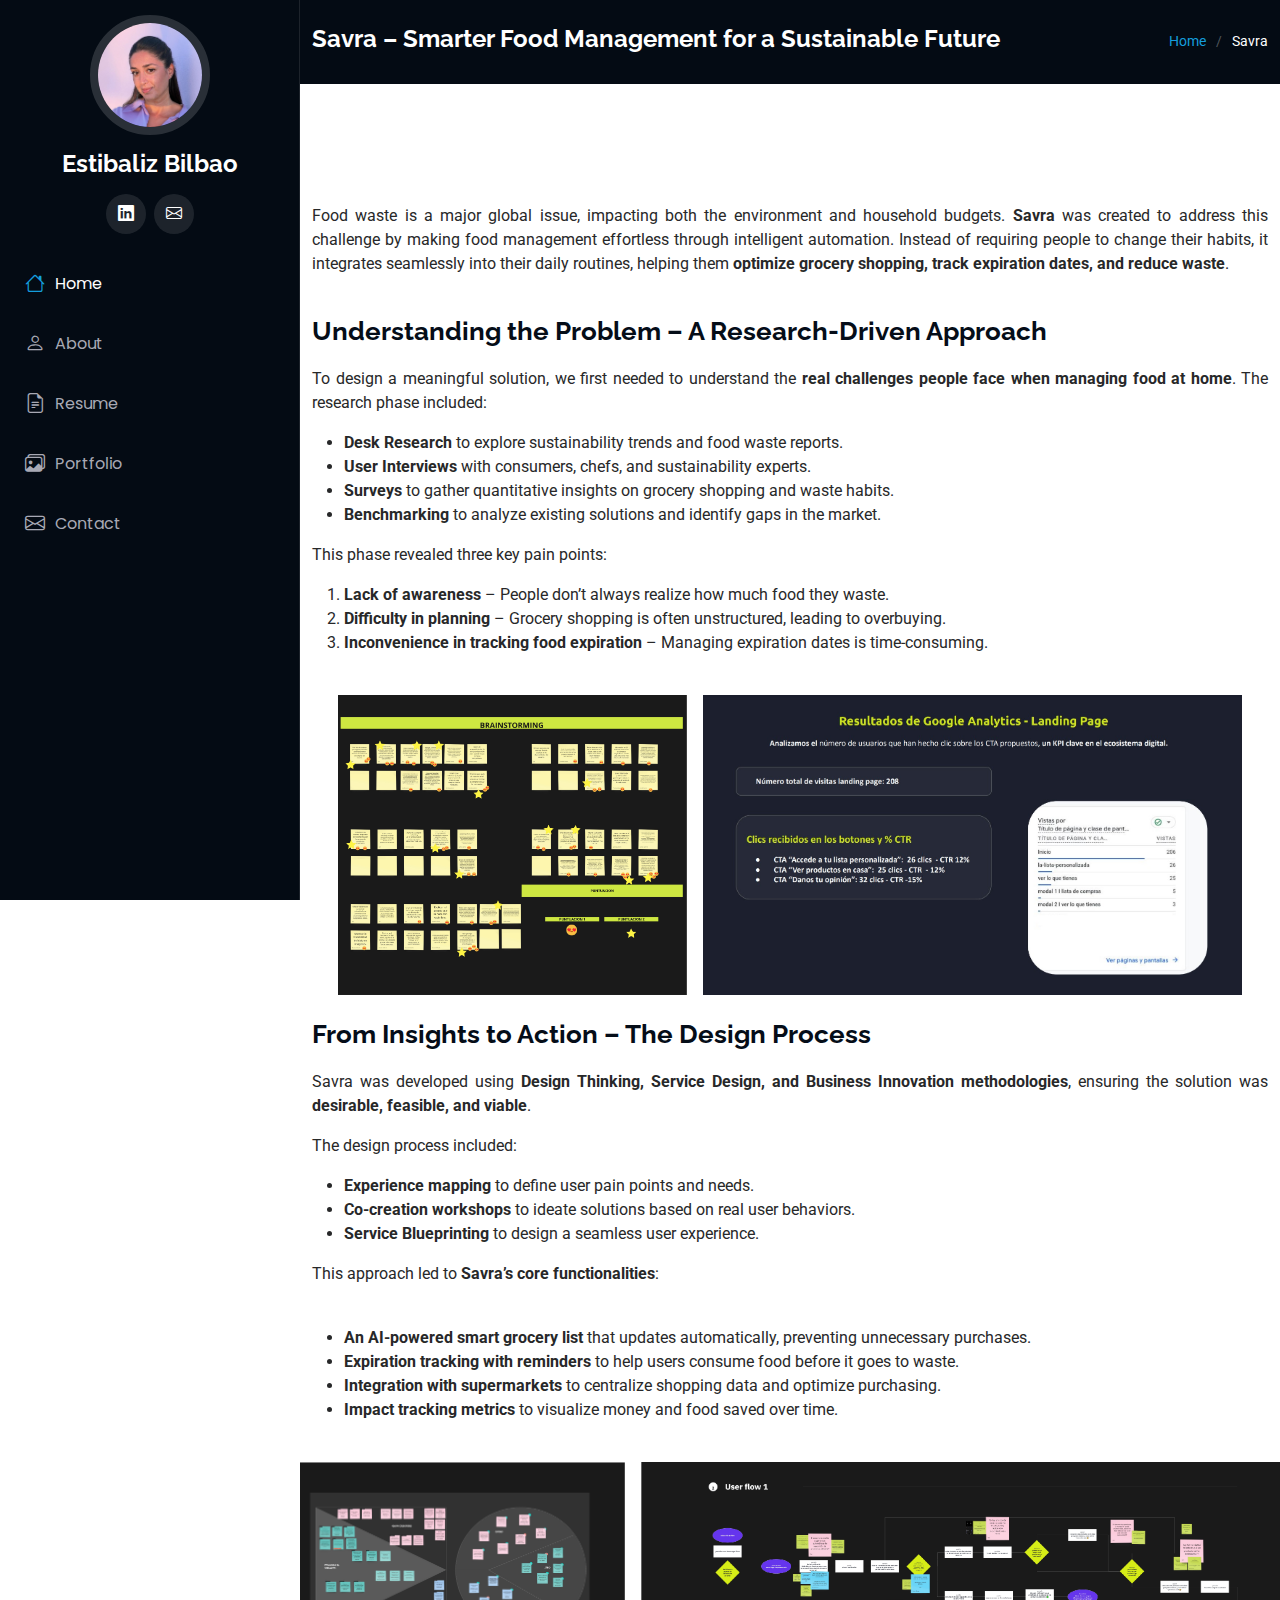
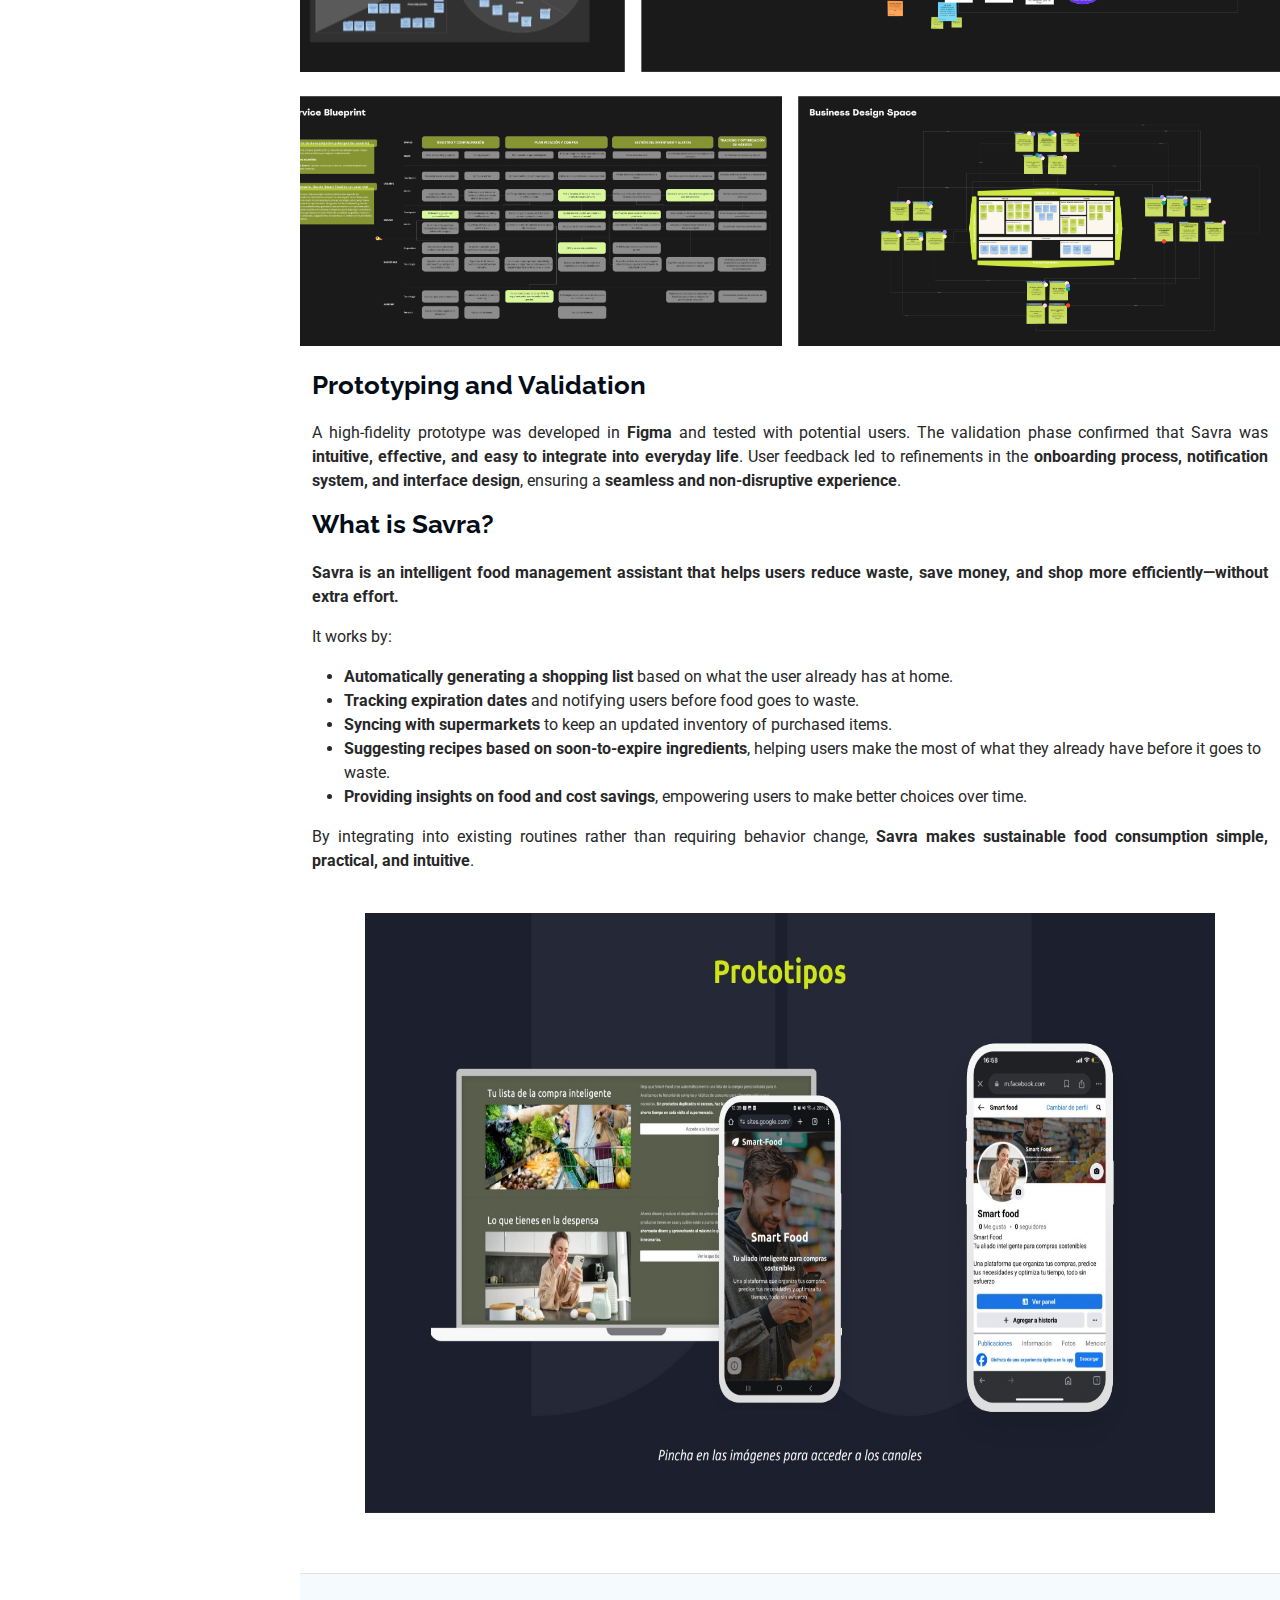
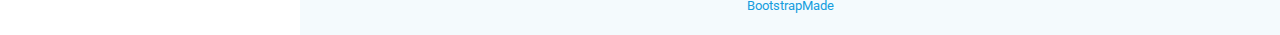
<file: savra.html>
<!DOCTYPE html>
<html lang="en">

<head>
  <meta charset="utf-8">
  <meta content="width=device-width, initial-scale=1.0" name="viewport">
  <title>Portfolio Details</title>
  <meta content="" name="description">
  <meta content="" name="keywords">

  <!-- Favicons -->
  <link href="img/favicon.png" rel="icon">
  <link href="img/apple-touch-icon.png" rel="apple-touch-icon">

  <!-- Fonts -->
  <link href="https://fonts.googleapis.com" rel="preconnect">
  <link href="https://fonts.gstatic.com" rel="preconnect" crossorigin>
  <link href="https://fonts.googleapis.com/css2?family=Roboto:ital,wght@0,100;0,300;0,400;0,500;0,700;0,900;1,100;1,300;1,400;1,500;1,700;1,900&family=Poppins:ital,wght@0,100;0,200;0,300;0,400;0,500;0,600;0,700;0,800;0,900;1,100;1,200;1,300;1,400;1,500;1,600;1,700;1,800;1,900&family=Raleway:ital,wght@0,100;0,200;0,300;0,400;0,500;0,600;0,700;0,800;0,900;1,100;1,200;1,300;1,400;1,500;1,600;1,700;1,800;1,900&display=swap" rel="stylesheet">

  <!-- Vendor CSS Files -->
  <link href="vendor/bootstrap/css/bootstrap.min.css" rel="stylesheet">
  <link href="vendor/bootstrap-icons/bootstrap-icons.css" rel="stylesheet">
  <link href="vendor/aos/aos.css" rel="stylesheet">
  <link href="vendor/glightbox/css/glightbox.min.css" rel="stylesheet">
  <link href="vendor/swiper/swiper-bundle.min.css" rel="stylesheet">

  <!-- Main CSS File -->
  <link href="css/main.css" rel="stylesheet">

  <!-- =======================================================
  * Template Name: iPortfolio
  * Template URL: https://bootstrapmade.com/iportfolio-bootstrap-portfolio-websites-template/
  * Updated: Jun 29 2024 with Bootstrap v5.3.3
  * Author: BootstrapMade.com
  * License: https://bootstrapmade.com/license/
  ======================================================== -->
</head>

<body class="portfolio-details-page">

  <header id="header" class="header dark-background d-flex flex-column">
    <i class="header-toggle d-xl-none bi bi-list"></i>

    <div class="profile-img">
      <img src="img/my-profile-img.jpeg" alt="" class="img-fluid rounded-circle">
    </div>

    <a href="index.html" class="logo d-flex align-items-center justify-content-center">
      <!-- Uncomment the line below if you also wish to use an image logo -->
      <!-- <img src="/img/logo.png" alt=""> -->
      <h1 class="sitename">Estibaliz Bilbao</h1>
    </a>

    <div class="social-links text-center">      
      <a href="https://www.linkedin.com/in/estibaliz-bilbao/" class="linkedin"><i class="bi bi-linkedin"></i></a>
      <a href="mailto:estibaliz.bilbao.f@gmail.com" class="email-link"><i class="bi bi-envelope flex-shrink-0"></i></a>
    </div>

    <nav id="navmenu" class="navmenu">
      <ul>
        <li><a href="index.html#hero" class="active"><i class="bi bi-house navicon"></i>Home</a></li>
        <li><a href="index.html#about"><i class="bi bi-person navicon"></i> About</a></li>
        <li><a href="index.html#resume"><i class="bi bi-file-earmark-text navicon"></i> Resume</a></li>
        <li><a href="index.html#portfolio"><i class="bi bi-images navicon"></i> Portfolio</a></li>
        <li><a href="index.html#contact"><i class="bi bi-envelope navicon"></i> Contact</a></li>
      </ul>
    </nav>
    

  </header>

  <main class="main">

    <!-- Page Title -->
    <div class="page-title dark-background">
      <div class="container d-lg-flex justify-content-between align-items-center">
        <h1 class="mb-2 mb-lg-0">Savra – Smarter Food Management for a Sustainable Future</h1>
        <nav class="breadcrumbs">
          <ol>
            <li><a href="index.html">Home</a></li>
            <li class="current">Savra</li>
          </ol>
        </nav>
      </div>
    </div><!-- End Page Title -->

    <!-- Portfolio Details Section -->
    <section id="portfolio-details" class="portfolio-details section">

      <div class="container" data-aos="fade-up" data-aos-delay="100">
        <div class="portfolio-description" data-aos="fade-up" data-aos-delay="300">
        </div>
        <div class="row gy-12">          
          <div class="col-lg-12">

          
            <div class="portfolio-description" data-aos="fade-up" data-aos-delay="300">

              <p>Food waste is a major global issue, impacting both the environment and household budgets. <strong>Savra</strong> was created to address this challenge by making food management effortless through 
                intelligent automation. Instead of requiring people to change their habits, it integrates seamlessly into their daily routines, helping them <strong>optimize grocery shopping, track expiration dates, and reduce waste</strong>.</p>

                <br>
    
              <h2>Understanding the Problem – A Research-Driven Approach</h2>
              <p>To design a meaningful solution, we first needed to understand the <strong>real challenges people face when managing food at home</strong>. The research phase included:</p>
              <ul>
                  <li><strong>Desk Research</strong> to explore sustainability trends and food waste reports.</li>
                  <li><strong>User Interviews</strong> with consumers, chefs, and sustainability experts.</li>
                  <li><strong>Surveys</strong> to gather quantitative insights on grocery shopping and waste habits.</li>
                  <li><strong>Benchmarking</strong> to analyze existing solutions and identify gaps in the market.</li>
              </ul>
              
              <p>This phase revealed three key pain points:</p>
              <ol>
                  <li><strong>Lack of awareness</strong> – People don’t always realize how much food they waste.</li>
                  <li><strong>Difficulty in planning</strong> – Grocery shopping is often unstructured, leading to overbuying.</li>
                  <li><strong>Inconvenience in tracking food expiration</strong> – Managing expiration dates is time-consuming.</li>
              </ol>


              <br>
              <div class="d-flex justify-content-center gap-3">
                <img src="img/portfolio/savra_1.jpg" alt="Imagen 1" class="fixed-height">
                <img src="img/portfolio/savra_2.jpg" alt="Imagen 2" class="fixed-height">
              </div> 
              <br>
              
              <h2>From Insights to Action – The Design Process</h2>
              <p>Savra was developed using <strong>Design Thinking, Service Design, and Business Innovation methodologies</strong>, ensuring the solution was <strong>desirable, feasible, and viable</strong>.</p>
              
              <p>The design process included:</p>
              <ul>
                  <li><strong>Experience mapping</strong> to define user pain points and needs.</li>
                  <li><strong>Co-creation workshops</strong> to ideate solutions based on real user behaviors.</li>
                  <li><strong>Service Blueprinting</strong> to design a seamless user experience.</li>
              </ul>


              <p>This approach led to <strong>Savra’s core functionalities</strong>:</p>
              <br>
              <ul>
                  <li><strong>An AI-powered smart grocery list</strong> that updates automatically, preventing unnecessary purchases.</li>
                  <li><strong>Expiration tracking with reminders</strong> to help users consume food before it goes to waste.</li>
                  <li><strong>Integration with supermarkets</strong> to centralize shopping data and optimize purchasing.</li>
                  <li><strong>Impact tracking metrics</strong> to visualize money and food saved over time.</li>
              </ul>

              <br>
              <div class="d-flex justify-content-center gap-3">
                <img src="img/portfolio/savra_4.jpg" alt="Imagen 1" class="fixed-height2">
                <img src="img/portfolio/savra_5.jpg" alt="Imagen 2" class="fixed-height2">
              </div> 
              <br>
              <div class="d-flex justify-content-center gap-3">
                <img src="img/portfolio/savra_6.jpg" alt="Imagen 1" class="fixed-height3">
                <img src="img/portfolio/savra_7.jpg" alt="Imagen 2" class="fixed-height3">
              </div> 
              <br>
              
              <h2>Prototyping and Validation</h2>
              <p>A high-fidelity prototype was developed in <strong>Figma</strong> and tested with potential users. The validation phase confirmed that Savra was <strong>intuitive, effective, and easy to integrate into everyday life</strong>. 
                User feedback led to refinements in the <strong>onboarding process, notification system, and interface design</strong>, ensuring a <strong>seamless and non-disruptive experience</strong>.</p>
              
              <h2>What is Savra?</h2>
              <p><strong>Savra is an intelligent food management assistant that helps users reduce waste, save money, and shop more efficiently—without extra effort.</strong></p>
              
              <p>It works by:</p>
              <ul>
                  <li><strong>Automatically generating a shopping list</strong> based on what the user already has at home.</li>
                  <li><strong>Tracking expiration dates</strong> and notifying users before food goes to waste.</li>
                  <li><strong>Syncing with supermarkets</strong> to keep an updated inventory of purchased items.</li>
                  <li><strong>Suggesting recipes based on soon-to-expire ingredients</strong>, helping users make the most of what they already have before it goes to waste.</li>
                  <li><strong>Providing insights on food and cost savings</strong>, empowering users to make better choices over time.</li>
              </ul>
              
              <p>By integrating into existing routines rather than requiring behavior change, <strong>Savra makes sustainable food consumption simple, practical, and intuitive</strong>.</p>
              <br>
              <div class="d-flex justify-content-center">     
                <img src="img/portfolio/savra_3.jpg" alt="Imagen" width="850" height="600"> <br>
                <br>
              </div>

              
              
              
              
              

    </section><!-- /Portfolio Details Section -->

  </main>

  <footer id="footer" class="footer position-relative light-background">

    <div class="container">

      <div class="credits">
        <!-- All the links in the footer should remain intact. -->
        <!-- You can delete the links only if you've purchased the pro version. -->
        <!-- Licensing information: https://bootstrapmade.com/license/ -->
        <!-- Purchase the pro version with working PHP/AJAX contact form: [buy-url] -->
        <a href="https://bootstrapmade.com/">BootstrapMade</a>
      </div>
    </div>

  </footer>

  <!-- Scroll Top -->
  <a href="#" id="scroll-top" class="scroll-top d-flex align-items-center justify-content-center"><i class="bi bi-arrow-up-short"></i></a>

  <!-- Preloader -->
  <div id="preloader"></div>

  <!-- Vendor JS Files -->
  <script src="vendor/bootstrap/js/bootstrap.bundle.min.js"></script>
  <script src="vendor/php-email-form/validate.js"></script>
  <script src="vendor/aos/aos.js"></script>
  <script src="vendor/typed.js/typed.umd.js"></script>
  <script src="vendor/purecounter/purecounter_vanilla.js"></script>
  <script src="vendor/waypoints/noframework.waypoints.js"></script>
  <script src="vendor/glightbox/js/glightbox.min.js"></script>
  <script src="vendor/imagesloaded/imagesloaded.pkgd.min.js"></script>
  <script src="vendor/isotope-layout/isotope.pkgd.min.js"></script>
  <script src="vendor/swiper/swiper-bundle.min.js"></script>

  <!-- Main JS File -->
  <script src="js/main.js"></script>

</body>

</html>
</file>
<file: css/main.css>
/**
* Template Name: iPortfolio
* Template URL: https://bootstrapmade.com/iportfolio-bootstrap-portfolio-websites-template/
* Updated: Jun 29 2024 with Bootstrap v5.3.3
* Author: BootstrapMade.com
* License: https://bootstrapmade.com/license/
*/

/*--------------------------------------------------------------
# Font & Color Variables
# Help: https://bootstrapmade.com/color-system/
--------------------------------------------------------------*/
/* Fonts */
:root {
  --default-font: "Roboto",  system-ui, -apple-system, "Segoe UI", Roboto, "Helvetica Neue", Arial, "Noto Sans", "Liberation Sans", sans-serif, "Apple Color Emoji", "Segoe UI Emoji", "Segoe UI Symbol", "Noto Color Emoji";
  --heading-font: "Raleway",  sans-serif;
  --nav-font: "Poppins",  sans-serif;
}

/* Global Colors - The following color variables are used throughout the website. Updating them here will change the color scheme of the entire website */
:root { 
  --background-color: #ffffff; /* Background color for the entire website, including individual sections */
  --default-color: #272829; /* Default color used for the majority of the text content across the entire website */
  --heading-color: #050d18; /* Color for headings, subheadings and title throughout the website */
  --accent-color: #149ddd; /* Accent color that represents your brand on the website. It's used for buttons, links, and other elements that need to stand out */
  --surface-color: #ffffff; /* The surface color is used as a background of boxed elements within sections, such as cards, icon boxes, or other elements that require a visual separation from the global background. */
  --contrast-color: #ffffff; /* Contrast color for text, ensuring readability against backgrounds of accent, heading, or default colors. */
}

/* Nav Menu Colors - The following color variables are used specifically for the navigation menu. They are separate from the global colors to allow for more customization options */
:root {
  --nav-color: #a8a9b4;  /* The default color of the main navmenu links */
  --nav-hover-color: #ffffff; /* Applied to main navmenu links when they are hovered over or active */
  --nav-mobile-background-color: #040b14; /* Used as the background color for mobile navigation menu */
  --nav-dropdown-background-color: #040b14; /* Used as the background color for dropdown items that appear when hovering over primary navigation items */
  --nav-dropdown-color: #a8a9b4; /* Used for navigation links of the dropdown items in the navigation menu. */
  --nav-dropdown-hover-color: #ffffff; /* Similar to --nav-hover-color, this color is applied to dropdown navigation links when they are hovered over. */
}

/* Color Presets - These classes override global colors when applied to any section or element, providing reuse of the sam color scheme. */

.light-background {
  --background-color: #f4fafd;
  --surface-color: #ffffff;
}

.dark-background {
  --background-color: #040b14;
  --default-color: #ffffff;
  --heading-color: #ffffff;
  --surface-color: #151f2b;
  --contrast-color: #ffffff;
}

/* Smooth scroll */
:root {
  scroll-behavior: smooth;
}

/*--------------------------------------------------------------
# General Styling & Shared Classes
--------------------------------------------------------------*/
body {
  color: var(--default-color);
  background-color: var(--background-color);
  font-family: var(--default-font);
}

a {
  color: var(--accent-color);
  text-decoration: none;
  transition: 0.3s;
}

a:hover {
  color: color-mix(in srgb, var(--accent-color), transparent 25%);
  text-decoration: none;
}

h1,
h2,
h3,
h4,
h5,
h6,
h11 {
  color: var(--heading-color);
  font-family: var(--heading-font);
}

/* PHP Email Form Messages
------------------------------*/
.php-email-form .error-message {
  display: none;
  background: #df1529;
  color: #ffffff;
  text-align: left;
  padding: 15px;
  margin-bottom: 24px;
  font-weight: 600;
}

.php-email-form .sent-message {
  display: none;
  color: #ffffff;
  background: #059652;
  text-align: center;
  padding: 15px;
  margin-bottom: 24px;
  font-weight: 600;
}

.php-email-form .loading {
  display: none;
  background: var(--surface-color);
  text-align: center;
  padding: 15px;
  margin-bottom: 24px;
}

.php-email-form .loading:before {
  content: "";
  display: inline-block;
  border-radius: 50%;
  width: 24px;
  height: 24px;
  margin: 0 10px -6px 0;
  border: 3px solid var(--accent-color);
  border-top-color: var(--surface-color);
  animation: php-email-form-loading 1s linear infinite;
}

@keyframes php-email-form-loading {
  0% {
    transform: rotate(0deg);
  }

  100% {
    transform: rotate(360deg);
  }
}

/*--------------------------------------------------------------
# Global Header
--------------------------------------------------------------*/
.header {
  color: var(--default-color);
  background-color: var(--background-color);
  position: fixed;
  top: 0;
  left: 0;
  bottom: 0;
  padding: 0 15px;
  width: 300px;
  transition: all ease-in-out 0.3s;
  overflow-y: auto;
  z-index: 997;
  border-right: 1px solid color-mix(in srgb, var(--default-color), transparent 90%);
}

.header .profile-img img {
  margin: 15px auto;
  display: block;
  width: 120px;
  border: 8px solid color-mix(in srgb, var(--default-color), transparent 85%);
}

.header .logo {
  line-height: 1;
  margin-bottom: 15px;
}

.header .logo img {
  max-height: 32px;
  margin-right: 8px;
}

.header .logo h1 {
  font-size: 24px;
  margin: 0;
  font-weight: 700;
  color: var(--heading-color);
}

.header .social-links {
  margin: 0 0 20px 0;
}

.header .social-links a {
  font-size: 16px;
  display: inline-flex;
  align-items: center;
  justify-content: center;
  background: color-mix(in srgb, var(--default-color), transparent 90%);
  color: var(--default-color);
  margin: 0 2px;
  border-radius: 50%;
  text-align: center;
  width: 40px;
  height: 40px;
  transition: 0.3s;
}

.header .social-links a:hover {
  color: var(--contrast-color);
  background: var(--accent-color);
}

@media (min-width: 1200px) {

  .header~main,
  .header~#footer {
    margin-left: 300px;
  }
}

@media (max-width: 1199px) {
  .header {
    left: -100%;
  }
}

.header.header-show {
  left: 0;
}

.header .header-toggle {
  color: var(--contrast-color);
  background-color: var(--accent-color);
  font-size: 22px;
  display: flex;
  align-items: center;
  justify-content: center;
  width: 40px;
  height: 40px;
  border-radius: 50%;
  cursor: pointer;
  position: fixed;
  top: 15px;
  right: 15px;
  z-index: 9999;
  transition: background-color 0.3s;
}

.header .header-toggle:hover {
  color: var(--contrast-color);
  background-color: color-mix(in srgb, var(--accent-color) 90%, white 15%);
}

/*--------------------------------------------------------------
# Navigation Menu
--------------------------------------------------------------*/
.mobile-nav-toggle {
  display: none;
}

.navmenu {
  padding: 0;
  z-index: 9997;
}

.navmenu ul {
  list-style: none;
  padding: 0 0 20px 0;
  margin: 0;
}

.navmenu a,
.navmenu a:focus {
  color: var(--nav-color);
  padding: 15px 10px;
  font-family: var(--nav-font);
  font-size: 16px;
  font-weight: 400;
  display: flex;
  align-items: center;
  white-space: nowrap;
  transition: 0.3s;
  width: 100%;
}

.navmenu a .navicon,
.navmenu a:focus .navicon {
  font-size: 20px;
  margin-right: 10px;
}

.navmenu a .toggle-dropdown,
.navmenu a:focus .toggle-dropdown {
  font-size: 12px;
  line-height: 0;
  margin-left: auto;
  width: 30px;
  height: 30px;
  display: flex;
  align-items: center;
  justify-content: center;
  border-radius: 50%;
  transition: 0.3s;
  flex-shrink: 0;
  background-color: color-mix(in srgb, var(--accent-color), transparent 90%);
}

.navmenu a .toggle-dropdown:hover,
.navmenu a:focus .toggle-dropdown:hover {
  background-color: var(--accent-color);
  color: var(--contrast-color);
}

.navmenu a:hover,
.navmenu .active,
.navmenu .active:focus {
  color: var(--nav-hover-color);
}

.navmenu a:hover .navicon,
.navmenu .active .navicon,
.navmenu .active:focus .navicon {
  color: var(--accent-color);
}

.navmenu .active .toggle-dropdown,
.navmenu .active:focus .toggle-dropdown {
  background-color: var(--accent-color);
  color: var(--contrast-color);
  transform: rotate(180deg);
}

.navmenu .dropdown {
  display: block;
}

.navmenu .dropdown a,
.navmenu .dropdown a:focus {
  color: --nav-dropdown-color;
}

.navmenu .dropdown a:hover,
.navmenu .dropdown .active,
.navmenu .dropdown .active:focus {
  color: var(--nav-dropdown-hover-color);
}

.navmenu .dropdown ul {
  position: static;
  display: none;
  z-index: 99;
  padding: 5px 10px;
  margin: 5px 10px;
  background-color: var(--nav-dropdown-background-color);
  border: 1px solid color-mix(in srgb, var(--default-color), transparent 90%);
  box-shadow: none;
  transition: all 0.5s ease-in-out;
}

.navmenu .dropdown ul ul {
  background-color: rgba(33, 37, 41, 0.1);
}

.navmenu .dropdown>.dropdown-active {
  display: block;
  background-color: rgba(33, 37, 41, 0.03);
}

/*--------------------------------------------------------------
# Global Footer
--------------------------------------------------------------*/
.footer {
  color: var(--default-color);
  background-color: var(--background-color);
  font-size: 14px;
  padding: 20px 0;
  position: relative;
  border-top: 1px solid color-mix(in srgb, var(--default-color), transparent 90%);
}

.footer .copyright p {
  margin-bottom: 0;
}

.footer .credits {
  margin-top: 2px;
  font-size: 13px;
  text-align: center;
}

/*--------------------------------------------------------------
# Preloader
--------------------------------------------------------------*/
#preloader {
  position: fixed;
  inset: 0;
  z-index: 999999;
  overflow: hidden;
  background: var(--background-color);
  transition: all 0.6s ease-out;
}

#preloader:before {
  content: "";
  position: fixed;
  top: calc(50% - 30px);
  left: calc(50% - 30px);
  border: 6px solid #ffffff;
  border-color: var(--accent-color) transparent var(--accent-color) transparent;
  border-radius: 50%;
  width: 60px;
  height: 60px;
  animation: animate-preloader 1.5s linear infinite;
}

@keyframes animate-preloader {
  0% {
    transform: rotate(0deg);
  }

  100% {
    transform: rotate(360deg);
  }
}

/*--------------------------------------------------------------
# Scroll Top Button
--------------------------------------------------------------*/
.scroll-top {
  position: fixed;
  visibility: hidden;
  opacity: 0;
  right: 15px;
  bottom: -15px;
  z-index: 99999;
  background-color: var(--accent-color);
  width: 44px;
  height: 44px;
  border-radius: 50px;
  transition: all 0.4s;
}

.scroll-top i {
  font-size: 24px;
  color: var(--contrast-color);
  line-height: 0;
}

.scroll-top:hover {
  background-color: color-mix(in srgb, var(--accent-color), transparent 20%);
  color: var(--contrast-color);
}

.scroll-top.active {
  visibility: visible;
  opacity: 1;
  bottom: 15px;
}

/*--------------------------------------------------------------
# Disable aos animation delay on mobile devices
--------------------------------------------------------------*/
@media screen and (max-width: 768px) {
  [data-aos-delay] {
    transition-delay: 0 !important;
  }
}

/*--------------------------------------------------------------
# Global Page Titles & Breadcrumbs
--------------------------------------------------------------*/
.page-title {
  color: var(--default-color);
  background-color: var(--background-color);
  padding: 25px 0;
  position: relative;
}

.page-title h1 {
  font-size: 24px;
  font-weight: 700;
}

.page-title .breadcrumbs ol {
  display: flex;
  flex-wrap: wrap;
  list-style: none;
  padding: 0;
  margin: 0;
  font-size: 14px;
  font-weight: 400;
}

.page-title .breadcrumbs ol li+li {
  padding-left: 10px;
}

.page-title .breadcrumbs ol li+li::before {
  content: "/";
  display: inline-block;
  padding-right: 10px;
  color: color-mix(in srgb, var(--default-color), transparent 70%);
}

.page-title ul {
  margin-top: 0 !important;
  padding-top: 0 !important;
}

.page-title h1 {
  margin-bottom: 5px !important;
}


/*--------------------------------------------------------------
# Global Sections
--------------------------------------------------------------*/
section,
.section {
  color: var(--default-color);
  background-color: var(--background-color);
  padding: 60px 0;
  overflow: clip;
}

/*--------------------------------------------------------------
# Global Section Titles
--------------------------------------------------------------*/
.section-title {
  padding-bottom: 60px;
  position: relative;
}

.section-title h2 {
  font-size: 32px;
  font-weight: 700;
  margin-bottom: 20px;
  padding-bottom: 20px;
  position: relative;
}

.section-title h2:after {
  content: "";
  position: absolute;
  display: block;
  width: 50px;
  height: 3px;
  background: var(--accent-color);
  left: 0;
  bottom: 0;
}

.section-title p {
  margin-bottom: 0;
}


.sin-salto {
  white-space: nowrap;
}

/*--------------------------------------------------------------
# Hero Section
--------------------------------------------------------------*/
.hero {
  width: 100%;
  min-height: 100vh;
  position: relative;
  padding: 80px 0;
  display: flex;
  align-items: center;
  justify-content: center;
}

.hero img {
  position: absolute;
  inset: 0;
  display: block;
  width: 100%;
  height: 100%;
  object-fit: cover;
  z-index: 1;
}

.hero:before {
  content: "";
  background: color-mix(in srgb, var(--background-color), transparent 70%);
  position: absolute;
  inset: 0;
  z-index: 2;
}

.hero .container {
  position: relative;
  z-index: 3;
}

.hero h2 {
  margin: 0;
  font-size: 64px;
  font-weight: 700;
}

.hero p {
  margin: 5px 0 0 0;
  font-size: 26px;
}

.hero p span {
  letter-spacing: 1px;
  border-bottom: 2px solid var(--accent-color);
}

.hero .social-links {
  margin-top: 25px;
}

.hero .social-links a {
  font-size: 24px;
  display: inline-block;
  color: color-mix(in srgb, var(--default-color), transparent 50%);
  line-height: 1;
  margin-right: 20px;
  transition: 0.3s;
}

.hero .social-links a:hover {
  color: var(--accent-color);
}

@media (max-width: 768px) {
  .hero h2 {
    font-size: 32px;
  }

  .hero p {
    font-size: 20px;
  }
}

/*--------------------------------------------------------------
# About Section
--------------------------------------------------------------*/
.about .content h2 {
  font-weight: 700;
  font-size: 24px;
}

.about .content ul {
  list-style: none;
  padding: 0;
}

.about .content ul li {
  margin-bottom: 20px;
  display: flex;
  align-items: center;
}

.about .content ul strong {
  margin-right: 10px;
}

.about .content ul i {
  font-size: 16px;
  margin-right: 5px;
  color: var(--accent-color);
  line-height: 0;
}

/*--------------------------------------------------------------
# Stats Section
--------------------------------------------------------------*/
.stats .stats-item {
  padding: 30px;
  width: 100%;
}

.stats .stats-item i {
  color: var(--accent-color);
  display: block;
  font-size: 44px;
  float: left;
  line-height: 0;
}

.stats .stats-item .purecounter {
  color: var(--heading-color);
  font-size: 48px;
  line-height: 40px;
  display: block;
  font-weight: 700;
  margin-left: 60px;
}

.stats .stats-item p {
  color: color-mix(in srgb, var(--default-color), transparent 40%);
  padding: 15px 0 0 0;
  margin: 0 0 0 60px;
  font-family: var(--heading-font);
  font-size: 14px;
}

/*--------------------------------------------------------------
# Skills Section
--------------------------------------------------------------*/
.skills .progress {
  height: 60px;
  display: block;
  background: none;
  border-radius: 0;
}

.skills .progress .skill {
  color: var(--heading-color);
  padding: 0;
  margin: 0 0 6px 0;
  text-transform: uppercase;
  display: block;
  font-weight: 600;
  font-family: var(--heading-font);
}

.skills .progress .skill .val {
  float: right;
  font-style: normal;
}

.skills .progress-bar-wrap {
  background: color-mix(in srgb, var(--default-color), transparent 90%);
  height: 10px;
}

.skills .progress-bar {
  width: 1px;
  height: 10px;
  transition: 0.9s;
  background-color: var(--accent-color);
}

/*--------------------------------------------------------------
# Resume Section
--------------------------------------------------------------*/
.resume .resume-title {
  color: var(--heading-color);
  font-size: 26px;
  font-weight: 700;
  margin-top: 20px;
  margin-bottom: 20px;
}

.resume .resume-item {
  padding: 0 0 20px 20px;
  margin-top: -2px;
  border-left: 2px solid var(--accent-color);
  position: relative;
}

.resume .resume-item h4 {
  line-height: 18px;
  font-size: 18px;
  font-weight: 600;
  text-transform: uppercase;
  color: color-mix(in srgb, var(--default-color), transparent 20%);
  margin-bottom: 10px;
}

.resume .resume-item h5 {
  font-size: 16px;
  padding: 5px 15px;
  display: inline-block;
  font-weight: 600;
  margin-bottom: 10px;
}

.resume .resume-item ul {
  padding-left: 20px;
}

.resume .resume-item ul li {
  padding-bottom: 10px;
}

.resume .resume-item:last-child {
  padding-bottom: 0;
}

.resume .resume-item::before {
  content: "";
  position: absolute;
  width: 16px;
  height: 16px;
  border-radius: 50px;
  left: -9px;
  top: 0;
  background: var(--background-color);
  border: 2px solid var(--accent-color);
}

/*--------------------------------------------------------------
# Portfolio Section
--------------------------------------------------------------*/
.portfolio .portfolio-filters {
  padding: 0;
  margin: 0 auto 20px auto;
  list-style: none;
  text-align: center;
}

.portfolio .portfolio-filters li {
  cursor: pointer;
  display: inline-block;
  padding: 0;
  font-size: 14px;
  font-weight: 400;
  margin: 0 10px;
  line-height: 1;
  text-transform: uppercase;
  margin-bottom: 10px;
  transition: all 0.3s ease-in-out;
}

.portfolio .portfolio-filters li:hover,
.portfolio .portfolio-filters li.filter-active {
  color: var(--accent-color);
}

.portfolio .portfolio-filters li:first-child {
  margin-left: 0;
}

.portfolio .portfolio-filters li:last-child {
  margin-right: 0;
}

@media (max-width: 575px) {
  .portfolio .portfolio-filters li {
    font-size: 14px;
    margin: 0 5px;
  }
}

.portfolio .portfolio-content {
  position: relative;
  overflow: hidden;
}

/* 🔹 Imagen con efecto de oscurecimiento */
.portfolio .portfolio-content img {
  transition: 0.3s ease-in-out;
  width: 100%;
  height: 250px; /* Ajusta este valor según lo necesites */
  object-fit: cover; /* Recorta la imagen en lugar de deformarla */
}

/* 🔹 Caja del título: Oculta por defecto */
.portfolio .portfolio-content .portfolio-info {
  position: absolute;
  top: 50%;
  left: 50%;
  transform: translate(-50%, -50%);
  text-align: center;
  opacity: 0; /* Ocultamos el título */
  transition: opacity 0.3s ease-in-out;
}

/* 🔹 Título del proyecto */
.portfolio .portfolio-content .portfolio-info h4 {
  font-size: 16px;
  font-weight: 600;
  color: white;
  background: rgba(0, 0, 0, 0.6); /* Fondo semi-transparente */
  padding: 5px 10px;
  border-radius: 5px;
  font-variant-numeric: lining-nums;
}

/* 🔹 Efecto hover: Muestra título y oscurece imagen */
.portfolio .portfolio-content:hover .portfolio-info {
  opacity: 1; /* Muestra el título */
}

.portfolio .portfolio-content:hover img {
  filter: brightness(70%); /* Oscurece la imagen */
}



/*--------------------------------------------------------------
# Contact Section
--------------------------------------------------------------*/

.contact .info-wrap {
  background-color: var(--surface-color);
  box-shadow: 0px 0px 20px rgba(0, 0, 0, 0.1);
  padding: 30px;
}

@media (max-width: 575px) {
  .contact .info-wrap {
    padding: 20px;
  }
}

.contact .info-item {
  margin-bottom: 40px;
}

.contact .info-item i {
  font-size: 20px;
  color: var(--accent-color);
  background: color-mix(in srgb, var(--accent-color), transparent 92%);
  width: 44px;
  height: 44px;
  display: flex;
  justify-content: center;
  align-items: center;
  border-radius: 50px;
  transition: all 0.3s ease-in-out;
  margin-right: 15px;
}

.contact .info-item h3 {
  padding: 0;
  font-size: 18px;
  font-weight: 700;
  margin-bottom: 5px;
}

.contact .info-item p {
  padding: 0;
  margin-bottom: 0;
  font-size: 14px;
}

.contact .info-item:hover i {
  background: var(--accent-color);
  color: var(--contrast-color);
}

.contact .php-email-form {
  background-color: var(--surface-color);
  height: 100%;
  padding: 30px;
  box-shadow: 0px 0px 20px rgba(0, 0, 0, 0.1);
}

@media (max-width: 575px) {
  .contact .php-email-form {
    padding: 20px;
  }
}

.email-link {
  text-decoration: none; /* Elimina el subrayado del enlace */
  color: inherit; /* Hereda el color del texto */
  transition: color 0.3s ease; /* Transición suave para el cambio de color */
}

.email-link:hover {
  color: #0A66C2; /* Cambia el color del texto al pasar el mouse */
}

.info-item a:hover i {
  color: #0A66C2; /* Cambia el color del icono al pasar el mouse */
}

.info-item a:hover i {
  background-color: #f0f0f0; /* Fondo suave al pasar el cursor */
  color: #0A66C2; /* Cambia el color del icono */
}


.contact .php-email-form input[type=text],
.contact .php-email-form input[type=email],
.contact .php-email-form textarea {
  font-size: 14px;
  padding: 10px 15px;
  box-shadow: none;
  border-radius: 0;
  color: var(--default-color);
  background-color: var(--surface-color);
  border-color: color-mix(in srgb, var(--default-color), transparent 80%);
}

.contact .php-email-form input[type=text]:focus,
.contact .php-email-form input[type=email]:focus,
.contact .php-email-form textarea:focus {
  border-color: var(--accent-color);
}

.contact .php-email-form input[type=text]::placeholder,
.contact .php-email-form input[type=email]::placeholder,
.contact .php-email-form textarea::placeholder {
  color: color-mix(in srgb, var(--default-color), transparent 70%);
}

.contact .php-email-form button[type=submit] {
  color: var(--contrast-color);
  background: var(--accent-color);
  border: 0;
  padding: 10px 30px;
  transition: 0.4s;
  border-radius: 50px;
}

.contact .php-email-form button[type=submit]:hover {
  background: color-mix(in srgb, var(--accent-color), transparent 25%);
}

/*--------------------------------------------------------------
# Portfolio Details Section
--------------------------------------------------------------*/
.portfolio-details .portfolio-details-slider img {
  width: 100%;
}

.portfolio-details .portfolio-details-slider .swiper-pagination {
  margin-top: 20px;
  position: relative;
}

.portfolio-details .portfolio-details-slider .swiper-pagination .swiper-pagination-bullet {
  width: 12px;
  height: 12px;
  background-color: color-mix(in srgb, var(--default-color), transparent 85%);
  opacity: 1;
}

.portfolio-details .portfolio-details-slider .swiper-pagination .swiper-pagination-bullet-active {
  background-color: var(--accent-color);
}

.portfolio-details .portfolio-info {
  padding: 30px;
  box-shadow: 0px 0 30px rgba(0, 0, 0, 0.1);
}

.portfolio-details .portfolio-info h3 {
  font-size: 22px;
  font-weight: 700;
  margin-bottom: 20px;
  padding-bottom: 20px;
  border-bottom: 1px solid color-mix(in srgb, var(--default-color), transparent 85%);
}

.portfolio-details .portfolio-info ul {
  list-style: none;
  padding: 0;
  font-size: 15px;
}

.portfolio-details .portfolio-info ul li+li {
  margin-top: 10px;
}

.portfolio-details .portfolio-description {
  padding-top: 30px;
}

.portfolio-details .portfolio-description h2 {
  font-size: 26px;
  font-weight: 700;
  margin-bottom: 20px;
}

.portfolio-details .portfolio-description h11 {
  font-size: 26px;
  font-weight: 500;
  margin-bottom: 20px;
}

.portfolio-details .portfolio-description p {
  padding: 0;
  color: color-mix(in srgb, var(--default-color));
}

/*--------------------------------------------------------------
# Service Details Section
--------------------------------------------------------------*/
.service-details .services-list {
  padding: 10px 30px;
  border: 1px solid color-mix(in srgb, var(--default-color), transparent 90%);
  margin-bottom: 20px;
}

.service-details .services-list a {
  display: block;
  line-height: 1;
  padding: 8px 0 8px 15px;
  border-left: 3px solid color-mix(in srgb, var(--default-color), transparent 70%);
  margin: 20px 0;
  color: color-mix(in srgb, var(--default-color), transparent 20%);
  transition: 0.3s;
}

.service-details .services-list a.active {
  color: var(--heading-color);
  font-weight: 700;
  border-color: var(--accent-color);
}

.service-details .services-list a:hover {
  border-color: var(--accent-color);
}

.service-details .services-img {
  margin-bottom: 20px;
}

.service-details h3 {
  font-size: 26px;
  font-weight: 700;
}

.service-details h4 {
  font-size: 20px;
  font-weight: 700;
}

.service-details p {
  font-size: 15px;
}

.service-details ul {
  list-style: none;
  padding: 0;
  font-size: 15px;
}

.service-details ul li {
  padding: 5px 0;
  display: flex;
  align-items: center;
}

.service-details ul i {
  font-size: 20px;
  margin-right: 8px;
  color: var(--accent-color);
}

/*---------------------------------------------------------------
# Custom icons
--------------------------------------------------------------*/

/*---- RESEARCH GATE ----*/
.custom-icon {
  display: flex;
  align-items: center;
  gap: 10px; /* Mayor espacio entre icono y texto */
  font-weight: normal;
  color: black;
  text-decoration: none; /* Quita el subrayado */
}

/* 🔹 Estilos específicos para el icono de ResearchGate */
.custom-icon.researchgate svg {
  background-color: white; /* Color oficial de ResearchGate */
  border-radius: 50%; /* Hace que el icono sea circular */
  padding: 8px; /* Aumenta el espacio interno dentro del círculo */
  fill: #0CB19D; /* Hace que el logo sea blanco */
  width: 38px; /* Tamaño más grande */
  height: 38px;
  margin-left: 4px;
  transition: background-color 0.3s ease, fill 0.3s ease; /* Suaviza la transición */
}

/* 🔹 Cambia el color al pasar el cursor sobre el icono */
.custom-icon.researchgate:hover svg {
  background-color: #0CB19D; /* Color de hover */
  fill: rgb(222, 222, 222); /* Mantiene el logo verde */
}

/* 🔹 Hace que el icono cambie cuando pasas el cursor sobre el nombre */
.info-item:hover .custom-icon.researchgate svg {
  background-color: #0CB19D; /* Mismo efecto de hover */
  fill: rgb(222, 222, 222);
}





/*---- RG social icon ----*/

/* 🔹 Asegurar que ResearchGate siga el mismo estilo que los otros iconos */
.header .social-links .rg-icon {
  font-size: 16px;
  display: inline-flex;
  align-items: center;
  justify-content: center;
  background: color-mix(in srgb, var(--default-color), transparent 90%);
  color: var(--default-color);
  margin: 0 2px;
  border-radius: 50%;
  text-align: center;
  width: 40px;
  height: 40px;
  transition: 0.3s;
  border: none; /* Eliminar cualquier borde adicional */
  position: relative; /* 🔹 Permite moverlo de forma precisa */
  top: 5px; /* 🔹 Lo sube un poco para alinearlo */
}

/* 🔹 Ajustar el SVG dentro del círculo */
.header .social-links .rg-icon svg {
  width: 22px;
  height: 22px;
  fill: var(--default-color);
  transition: fill 0.3s ease-in-out;
  display: block;
}

/* 🔹 Efecto hover: igual que los otros iconos */
.header .social-links .rg-icon:hover {
  color: var(--contrast-color);
  background: var(--accent-color);
}

/* 🔹 Cambiar el color del icono en hover */
.header .social-links .rg-icon:hover svg {
  fill: var(--contrast-color);
}

.sombreado {
  background-color: #e9f1fc; /* 🔹 Fondo azul claro */
  color: #222; /* 🔹 Texto oscuro */
  padding: 5px 5px; /* 🔹 Menos espacio interno */
  border-radius: 2px; /* 🔹 Bordes ligeramente redondeados */
  font-weight: 650; /* 🔹 Mantiene la negrita */
  font-size: 12px; /* 🔹 Tamaño de texto más pequeño */
  display: inline-block; /* 🔹 Solo ocupa el espacio del texto */
  line-height: 1; /* 🔹 Reduce la altura de la caja */
  white-space: nowrap; /* 🔹 Evita que la caja sea más grande de lo necesario */
  width: auto; /* 🔹 Ajuste automático del tamaño */
  text-align: center; /* 🔹 Asegura que el texto quede centrado */
  margin-top: 5px; /* 🔹 Espacio arriba */
  margin-bottom: 5px; /* 🔹 Espacio abajo */
}


p {
  text-align: justify;
}

.big-numbers {
  font-size: 1.2em;
}

.fixed-height {
  height: 300px; /* Mantiene todas las imágenes con la misma altura */
  width: auto; /* Mantiene la proporción */
}

.fixed-height2 {
  height: 210px; /* Mantiene todas las imágenes con la misma altura */
  width: auto; /* Mantiene la proporción */
}

.fixed-height3 {
  height: 250px; /* Mantiene todas las imágenes con la misma altura */
  width: auto; /* Mantiene la proporción */
}

.resume-item {
  border-left: 3px solid #007bff; /* Línea en el lado izquierdo */
  padding-left: 15px; /* Espacio para separar el texto de la línea */
  margin-bottom: 15px; /* Espaciado inferior */
}

.languages-container {
  display: flex;
  justify-content: space-between; /* Separa las columnas */
  flex-wrap: wrap; /* Permite ajuste en pantallas pequeñas */
  gap: 20px; /* Espaciado entre columnas */
}

.language-column {
  width: 48%; /* Tamaño de cada columna */
}

.language-column ul {
  padding-left: 20px; /* Ajusta la indentación de la lista */
}



/*--------------------------------------------------------------
# Starter Section Section
--------------------------------------------------------------*/
.starter-section {
  /* Add your styles here */
}
</file>
